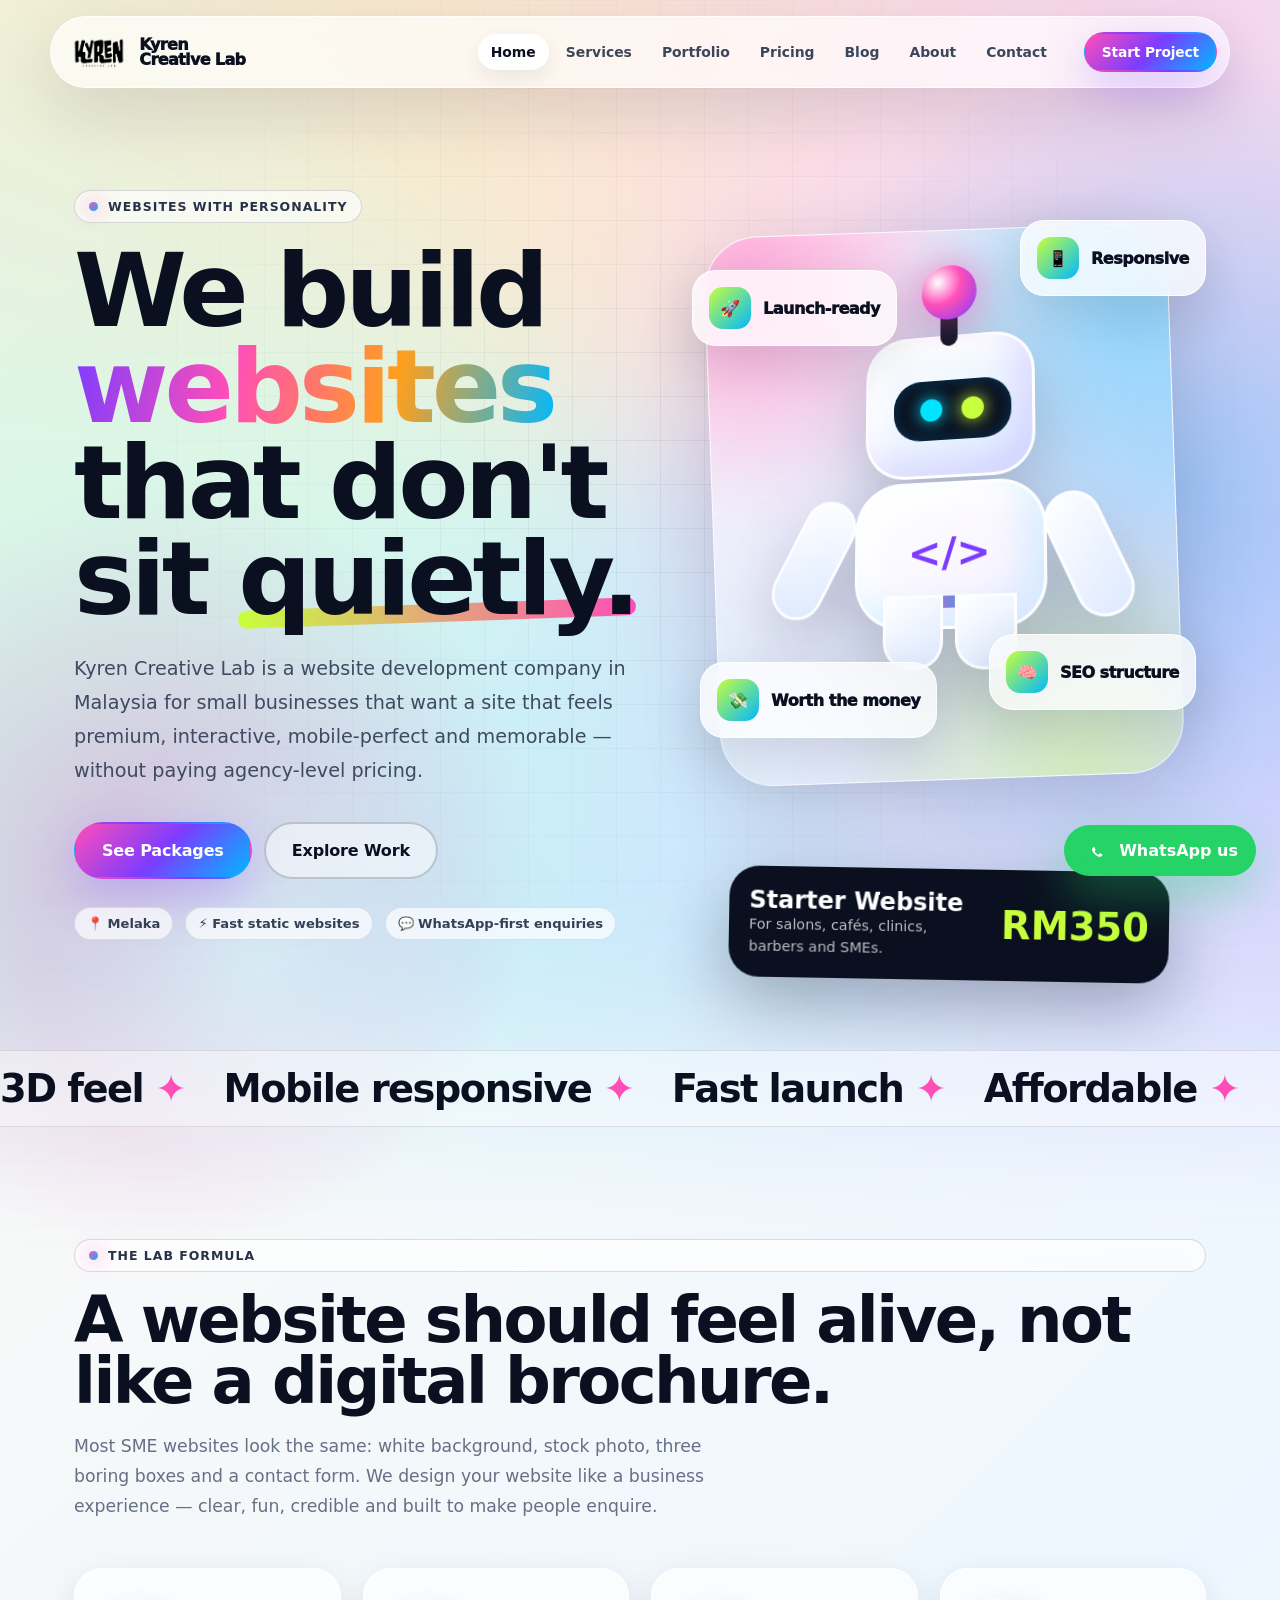
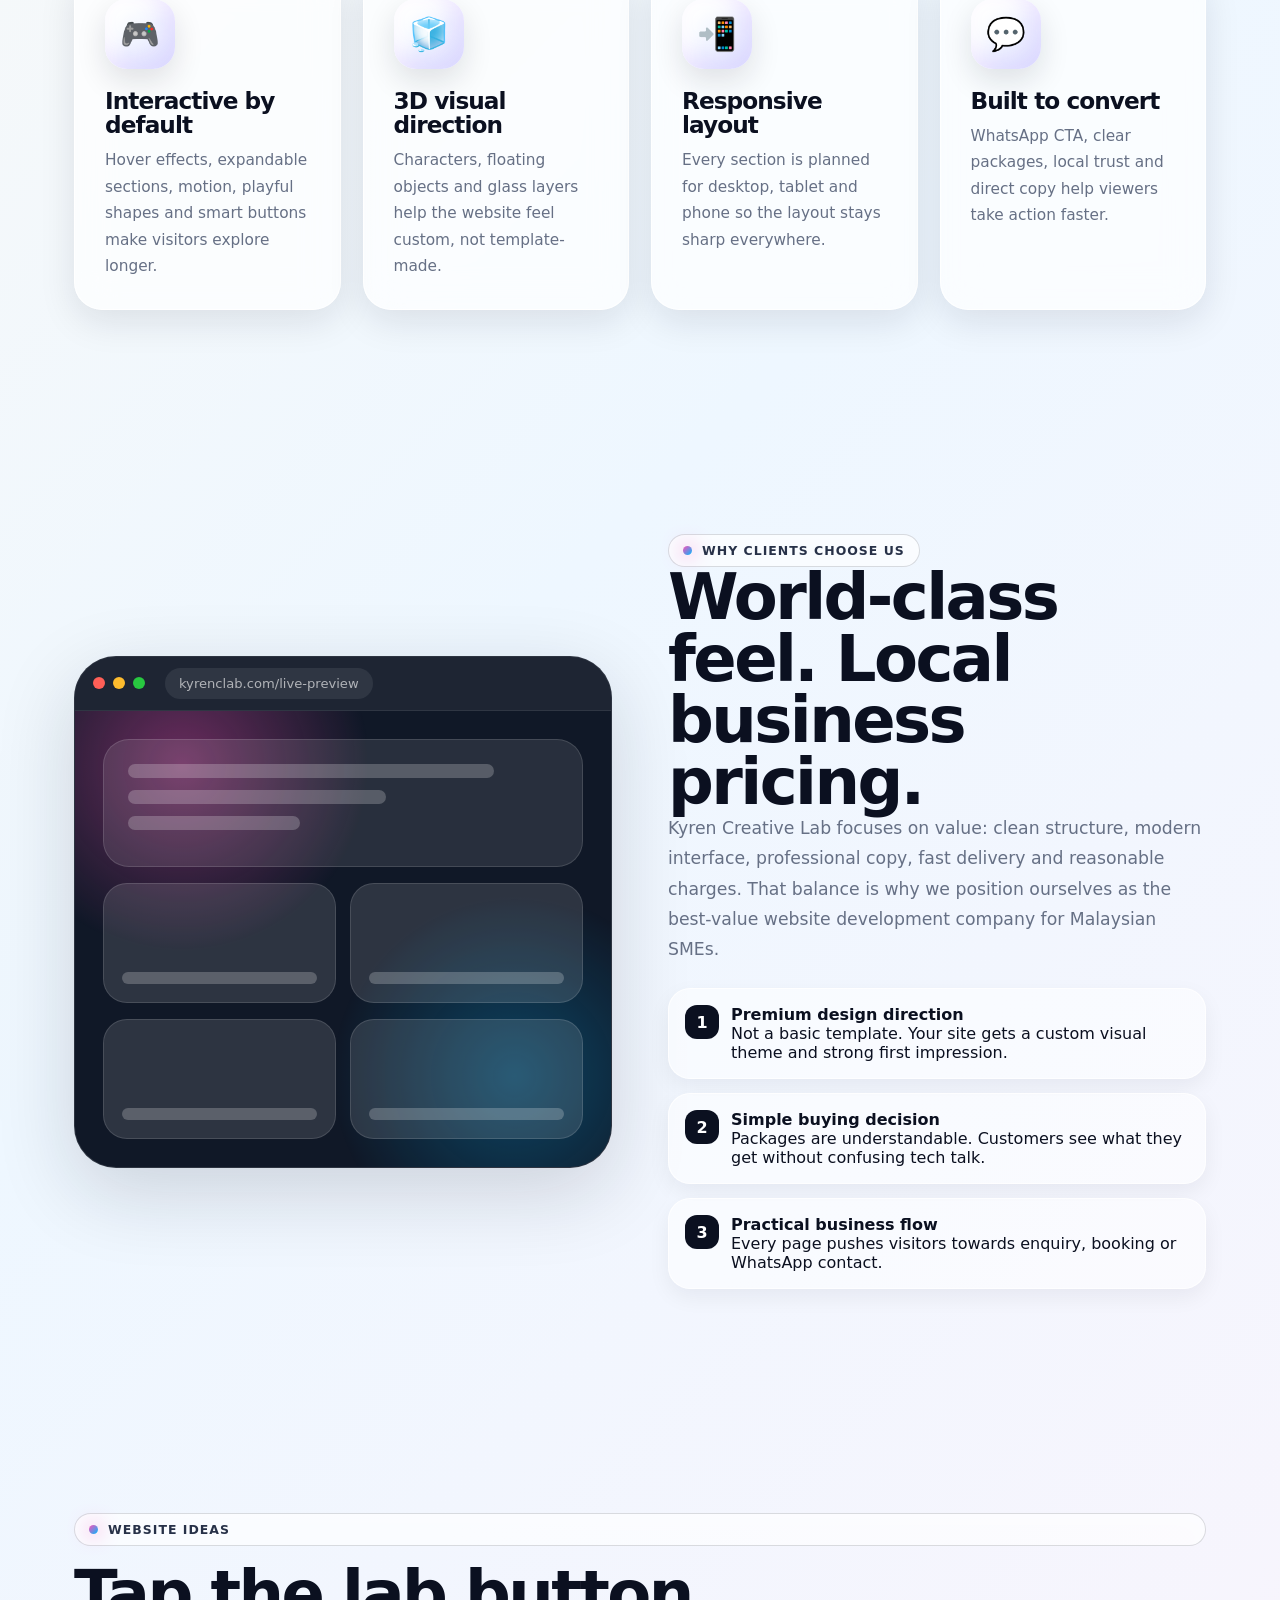
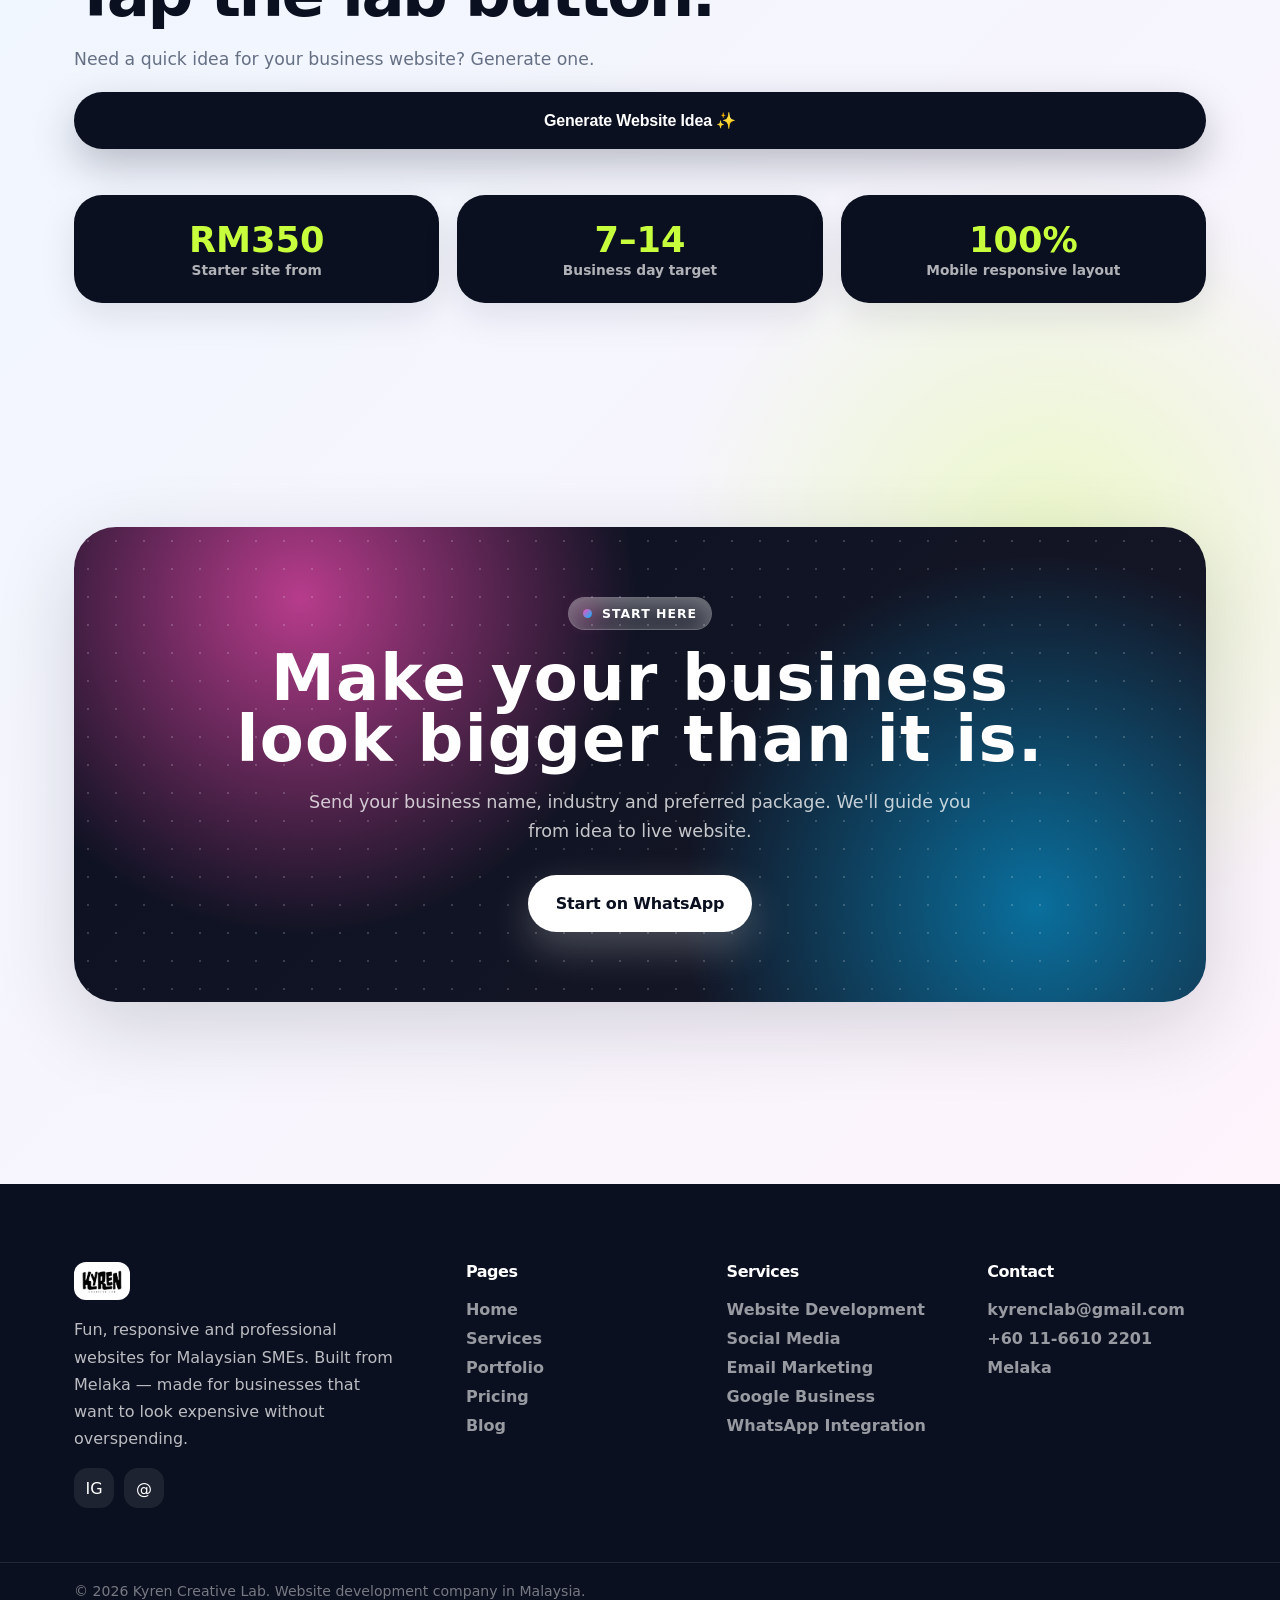
<file: index.html>
<!DOCTYPE html>
<html lang="en">
<head>
  <meta charset="UTF-8" />
  <meta name="viewport" content="width=device-width, initial-scale=1.0" />
  <meta name="description" content="Kyren Creative Lab builds fun, interactive, responsive websites for Malaysian SMEs from  Melaka." />
  <meta name="keywords" content="Kyren Creative Lab, website developer Malaysia, website development company Malaysia, laman web Melaka, web design Malaysia" />
  <title>Kyren Creative Lab — Fun, Interactive Website Development Company Malaysia</title>
  <link rel="icon" type="image/png" href="fav.png" />
  <link rel="preconnect" href="https://api.fontshare.com" />
  <link href="https://api.fontshare.com/v2/css?f[]=clash-display@400,500,600,700&f[]=satoshi@300,400,500,700,900&display=swap" rel="stylesheet" />
  <link rel="stylesheet" href="style.css" />
  
</head>
<body>

<a href="https://wa.me/601166102201?text=Hi%20Kyren%20Creative%20Lab!%20I%20want%20a%20website." class="wa-float" target="_blank" aria-label="Chat on WhatsApp">
  <svg width="27" height="27" viewBox="0 0 32 32" fill="none"><path d="M16 1C7.715 1 1 7.715 1 16c0 2.635.68 5.11 1.87 7.26L1 31l7.94-1.84A14.95 14.95 0 0016 31c8.285 0 15-6.715 15-15S24.285 1 16 1z" fill="#25D366"/><path d="M23.5 20.27c-.3-.15-1.77-.87-2.04-.97-.27-.1-.47-.15-.67.15-.2.3-.77.97-.95 1.17-.17.2-.35.22-.65.07-.3-.15-1.27-.47-2.42-1.5-.9-.8-1.5-1.79-1.67-2.09-.18-.3-.02-.46.13-.61.13-.13.3-.34.45-.52.15-.17.2-.3.3-.5.1-.2.05-.37-.02-.52-.08-.15-.67-1.62-.92-2.22-.24-.58-.49-.5-.67-.51h-.57c-.2 0-.52.07-.79.37-.27.3-1.05 1.02-1.05 2.5s1.07 2.9 1.22 3.1c.15.2 2.12 3.22 5.12 4.52.72.31 1.28.5 1.72.64.72.23 1.38.2 1.9.12.58-.09 1.77-.72 2.02-1.42.25-.7.25-1.3.17-1.42-.07-.12-.27-.2-.57-.35z" fill="white"/></svg>
  <span>WhatsApp us</span>
</a>
<header class="header" id="header">
  <div class="container header-inner">
    <a href="index.html" class="logo" aria-label="Kyren Creative Lab home"><img src="logo.png" alt="Kyren Creative Lab logo"><span class="logo-word">Kyren<br>Creative Lab</span></a>
    <nav class="nav" id="nav"><a href="index.html" class="nav-link active">Home</a><a href="services.html" class="nav-link ">Services</a><a href="portfolio.html" class="nav-link ">Portfolio</a><a href="pricing.html" class="nav-link ">Pricing</a><a href="blog.html" class="nav-link ">Blog</a><a href="about.html" class="nav-link ">About</a><a href="contact.html" class="nav-link ">Contact</a></nav>
    <a href="contact.html" class="btn btn-candy btn-sm header-cta">Start Project</a>
    <button class="hamburger" id="hamburger" aria-label="Toggle menu" aria-expanded="false"><span></span><span></span><span></span></button>
  </div>
</header>


<main>
  <section class="hero">
    <div class="container hero-grid">
      <div class="hero-copy reveal">
        <span class="eyebrow">Websites with personality</span>
        <h1 class="display-title">We build <span class="gradient-text">websites</span> that don't sit <span class="kinetic-word">quietly.</span></h1>
        <p class="hero-sub">Kyren Creative Lab is a website development company in Malaysia for small businesses that want a site that feels premium, interactive, mobile-perfect and memorable — without paying agency-level pricing.</p>
        <div class="hero-actions">
          <a href="pricing.html" class="btn btn-candy btn-lg">See Packages</a>
          <a href="portfolio.html" class="btn btn-outline btn-lg">Explore Work</a>
        </div>
        <div class="hero-proof">
          <span class="chip">📍  Melaka</span>
          <span class="chip">⚡ Fast static websites</span>
          <span class="chip">💬 WhatsApp-first enquiries</span>
        </div>
      </div>
      <div class="hero-stage reveal delay-2" aria-hidden="true">
        <div class="mascot-wrap"></div>
        <div class="kcl-character">
          <div class="robot-head"><div class="robot-face"></div></div>
          <div class="arm left"></div><div class="arm right"></div>
          <div class="robot-body"></div><div class="leg left"></div><div class="leg right"></div>
        </div>
        <div class="orbit-card orbit-1"><span>🚀</span>Launch-ready</div>
        <div class="orbit-card orbit-2"><span>📱</span>Responsive</div>
        <div class="orbit-card orbit-3"><span>🧠</span>SEO structure</div>
        <div class="orbit-card orbit-4"><span>💸</span>Worth the money</div>
        <div class="hero-ticket"><div><strong>Starter Website</strong><p>For salons, cafés, clinics, barbers and SMEs.</p></div><div class="price">RM350</div></div>
      </div>
    </div>
  </section>

  <div class="marquee" aria-label="Kyren Creative Lab service highlights">
    <div class="marquee-track">
      <span>3D feel <i>✦</i></span><span>Mobile responsive <i>✦</i></span><span>Fast launch <i>✦</i></span><span>Affordable <i>✦</i></span><span>Professional end result <i>✦</i></span>
      <span>3D feel <i>✦</i></span><span>Mobile responsive <i>✦</i></span><span>Fast launch <i>✦</i></span><span>Affordable <i>✦</i></span><span>Professional end result <i>✦</i></span>
    </div>
  </div>

  <section class="section">
    <div class="container">
      <div class="section-kicker reveal">
        <span class="eyebrow">The Lab Formula</span>
        <h2 class="section-title">A website should feel alive, not like a digital brochure.</h2>
        <p class="section-sub">Most SME websites look the same: white background, stock photo, three boring boxes and a contact form. We design your website like a business experience — clear, fun, credible and built to make people enquire.</p>
      </div>
      <div class="grid-4">
        <article class="lab-card reveal"><div class="lab-card-inner"><div class="icon-3d">🎮</div><h3>Interactive by default</h3><p>Hover effects, expandable sections, motion, playful shapes and smart buttons make visitors explore longer.</p></div></article>
        <article class="lab-card reveal delay-1"><div class="lab-card-inner"><div class="icon-3d">🧊</div><h3>3D visual direction</h3><p>Characters, floating objects and glass layers help the website feel custom, not template-made.</p></div></article>
        <article class="lab-card reveal delay-2"><div class="lab-card-inner"><div class="icon-3d">📲</div><h3>Responsive layout</h3><p>Every section is planned for desktop, tablet and phone so the layout stays sharp everywhere.</p></div></article>
        <article class="lab-card reveal delay-3"><div class="lab-card-inner"><div class="icon-3d">💬</div><h3>Built to convert</h3><p>WhatsApp CTA, clear packages, local trust and direct copy help viewers take action faster.</p></div></article>
      </div>
    </div>
  </section>

  <section class="section">
    <div class="container split">
      <div class="showcase-window reveal">
        <div class="window-top"><span class="window-dot"></span><span class="window-dot"></span><span class="window-dot"></span><span class="window-url">kyrenclab.com/live-preview</span></div>
        <div class="window-body">
          <div class="mini-site">
            <div class="mini-hero"><div class="mini-line w85"></div><div class="mini-line w60"></div><div class="mini-line w40"></div></div>
            <div class="mini-cards"><div class="mini-card"></div><div class="mini-card"></div></div>
            <div class="mini-cards"><div class="mini-card"></div><div class="mini-card"></div></div>
          </div>
        </div>
      </div>
      <div class="reveal delay-2">
        <span class="eyebrow">Why clients choose us</span>
        <h2 class="section-title">World-class feel. Local business pricing.</h2>
        <p class="section-sub">Kyren Creative Lab focuses on value: clean structure, modern interface, professional copy, fast delivery and reasonable charges. That balance is why we position ourselves as the best-value website development company for Malaysian SMEs.</p>
        <ul class="fun-list" style="margin-top:24px">
          <li><b>1</b><span><strong>Premium design direction</strong><br>Not a basic template. Your site gets a custom visual theme and strong first impression.</span></li>
          <li><b>2</b><span><strong>Simple buying decision</strong><br>Packages are understandable. Customers see what they get without confusing tech talk.</span></li>
          <li><b>3</b><span><strong>Practical business flow</strong><br>Every page pushes visitors towards enquiry, booking or WhatsApp contact.</span></li>
        </ul>
      </div>
    </div>
  </section>

  <section class="section">
    <div class="container">
      <div class="section-kicker reveal">
        <span class="eyebrow">Website ideas</span>
        <h2 class="section-title">Tap the lab button.</h2>
        <p class="section-sub" id="ideaText">Need a quick idea for your business website? Generate one.</p>
        <button class="btn btn-primary btn-lg" id="ideaBtn" type="button">Generate Website Idea ✨</button>
      </div>
      <div class="metric-row reveal delay-1">
        <div class="metric"><strong>RM350</strong><span>Starter site from</span></div>
        <div class="metric"><strong>7–14</strong><span>Business day target</span></div>
        <div class="metric"><strong>100%</strong><span>Mobile responsive layout</span></div>
      </div>
    </div>
  </section>

  <section class="section">
    <div class="container">
      <div class="cta-card reveal">
        <span class="eyebrow" style="color:#fff;border-color:rgba(255,255,255,.28);background:rgba(255,255,255,.12)">Start here</span>
        <h2 style="letter-spacing:0.02em;">Make your business look bigger than it is.</h2>
        <p>Send your business name, industry and preferred package. We'll guide you from idea to live website.</p>
        <a href="https://wa.me/601166102201?text=Hi%20Kyren%20Creative%20Lab!%20I%20want%20to%20start%20my%20website." class="btn btn-white btn-lg" target="_blank">Start on WhatsApp</a>
      </div>
    </div>
  </section>
</main>


<footer class="footer">
  <div class="container footer-grid">
    <div class="footer-brand">
      <img src="logo.png" alt="Kyren Creative Lab" class="footer-logo">
      <p>Fun, responsive and professional websites for Malaysian SMEs. Built from  Melaka — made for businesses that want to look expensive without overspending.</p>
      <div class="social-links">
        <a href="https://www.instagram.com/kyrenclab" class="social-link" target="_blank" aria-label="Instagram">IG</a>
        <a href="mailto:kyrenclab@gmail.com" class="social-link" aria-label="Email">@</a>
      </div>
    </div>
    <div class="footer-links"><h4>Pages</h4><a href="index.html">Home</a><a href="services.html">Services</a><a href="portfolio.html">Portfolio</a><a href="pricing.html">Pricing</a><a href="blog.html">Blog</a></div>
    <div class="footer-links"><h4>Services</h4><a href="services.html#web">Website Development</a><a href="services.html#social">Social Media</a><a href="services.html#email">Email Marketing</a><a href="services.html#google">Google Business</a><a href="services.html#whatsapp">WhatsApp Integration</a></div>
    <div class="footer-links"><h4>Contact</h4><a href="mailto:kyrenclab@gmail.com">kyrenclab@gmail.com</a><a href="https://wa.me/601166102201" target="_blank">+60 11-6610 2201</a><a href="contact.html"> Melaka</a></div>
  </div>
  <div class="footer-bottom"><div class="container">© <span class="year">2026</span> Kyren Creative Lab. Website development company in Malaysia.</div></div>
</footer>

<script src="script.js"></script>
</body>
</html>
</file>
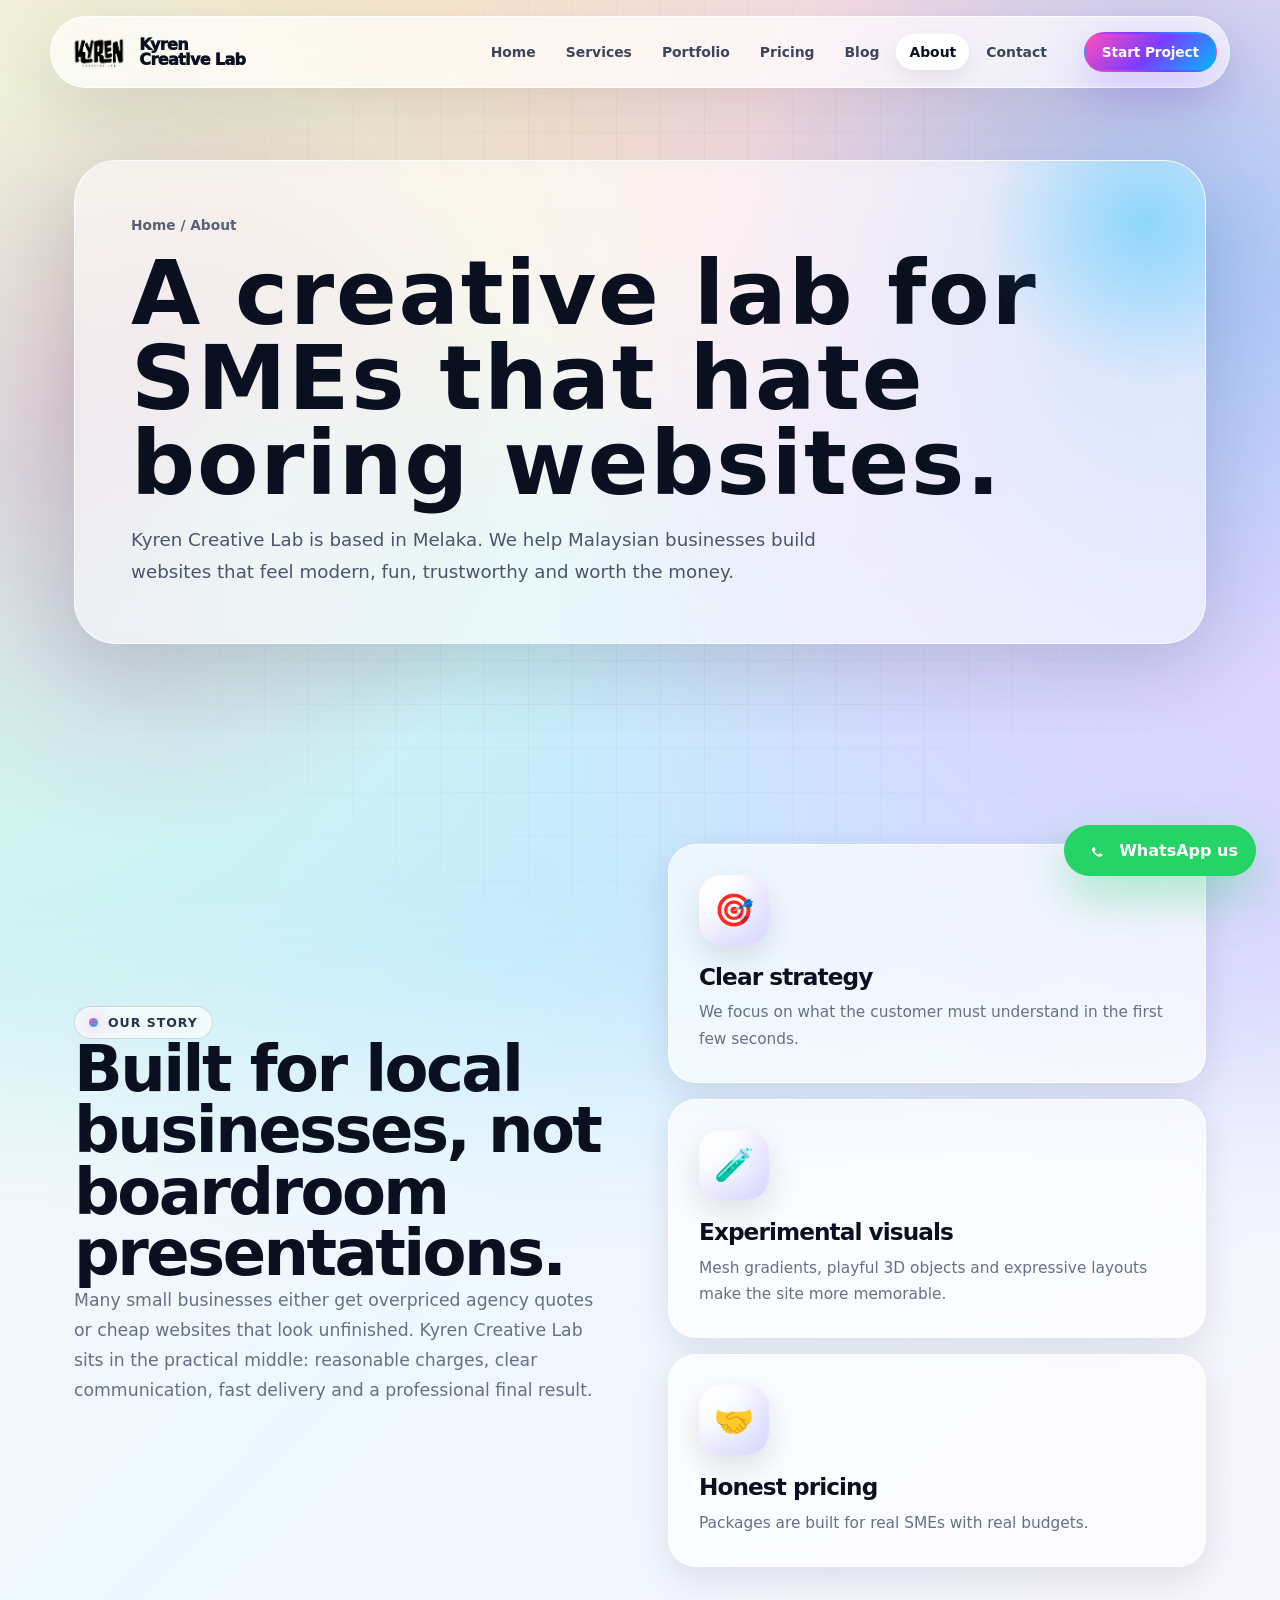
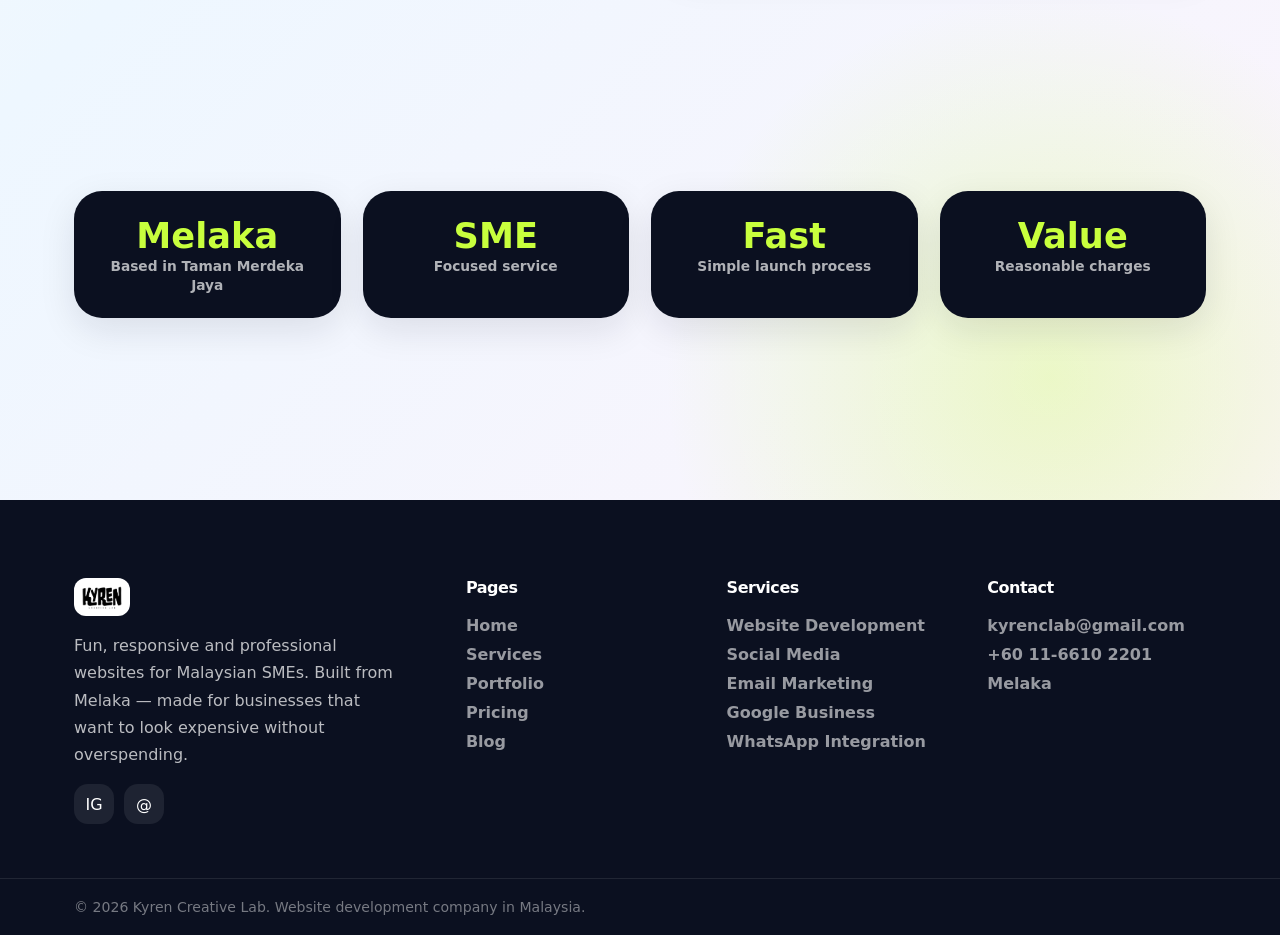
<file: about.html>
<!DOCTYPE html>
<html lang="en">
<head>
  <meta charset="UTF-8" />
  <meta name="viewport" content="width=device-width, initial-scale=1.0" />
  <meta name="description" content="About Kyren Creative Lab, a website development company based in  Melaka." />
  <meta name="keywords" content="Kyren Creative Lab, website developer Malaysia, website development company Malaysia, laman web Melaka, web design Malaysia" />
  <title>About — Kyren Creative Lab</title>
  <link rel="icon" type="image/png" href="fav.png" />
  <link rel="preconnect" href="https://api.fontshare.com" />
  <link href="https://api.fontshare.com/v2/css?f[]=clash-display@400,500,600,700&f[]=satoshi@300,400,500,700,900&display=swap" rel="stylesheet" />
  <link rel="stylesheet" href="style.css" />
  
</head>
<body>

<a href="https://wa.me/601166102201?text=Hi%20Kyren%20Creative%20Lab!%20I%20want%20a%20website." class="wa-float" target="_blank" aria-label="Chat on WhatsApp">
  <svg width="27" height="27" viewBox="0 0 32 32" fill="none"><path d="M16 1C7.715 1 1 7.715 1 16c0 2.635.68 5.11 1.87 7.26L1 31l7.94-1.84A14.95 14.95 0 0016 31c8.285 0 15-6.715 15-15S24.285 1 16 1z" fill="#25D366"/><path d="M23.5 20.27c-.3-.15-1.77-.87-2.04-.97-.27-.1-.47-.15-.67.15-.2.3-.77.97-.95 1.17-.17.2-.35.22-.65.07-.3-.15-1.27-.47-2.42-1.5-.9-.8-1.5-1.79-1.67-2.09-.18-.3-.02-.46.13-.61.13-.13.3-.34.45-.52.15-.17.2-.3.3-.5.1-.2.05-.37-.02-.52-.08-.15-.67-1.62-.92-2.22-.24-.58-.49-.5-.67-.51h-.57c-.2 0-.52.07-.79.37-.27.3-1.05 1.02-1.05 2.5s1.07 2.9 1.22 3.1c.15.2 2.12 3.22 5.12 4.52.72.31 1.28.5 1.72.64.72.23 1.38.2 1.9.12.58-.09 1.77-.72 2.02-1.42.25-.7.25-1.3.17-1.42-.07-.12-.27-.2-.57-.35z" fill="white"/></svg>
  <span>WhatsApp us</span>
</a>
<header class="header" id="header">
  <div class="container header-inner">
    <a href="index.html" class="logo" aria-label="Kyren Creative Lab home"><img src="logo.png" alt="Kyren Creative Lab logo"><span class="logo-word">Kyren<br>Creative Lab</span></a>
    <nav class="nav" id="nav"><a href="index.html" class="nav-link ">Home</a><a href="services.html" class="nav-link ">Services</a><a href="portfolio.html" class="nav-link ">Portfolio</a><a href="pricing.html" class="nav-link ">Pricing</a><a href="blog.html" class="nav-link ">Blog</a><a href="about.html" class="nav-link active">About</a><a href="contact.html" class="nav-link ">Contact</a></nav>
    <a href="contact.html" class="btn btn-candy btn-sm header-cta">Start Project</a>
    <button class="hamburger" id="hamburger" aria-label="Toggle menu" aria-expanded="false"><span></span><span></span><span></span></button>
  </div>
</header>


<main>
  <section class="page-hero"><div class="container"><div class="page-hero-card reveal"><div class="breadcrumb">Home / About</div><h1 style="letter-spacing:0.02em;">A creative lab for SMEs that hate boring websites.</h1><p>Kyren Creative Lab is based in  Melaka. We help Malaysian businesses build websites that feel modern, fun, trustworthy and worth the money.</p></div></div></section>
  <section class="section"><div class="container split"><div class="reveal"><span class="eyebrow">Our story</span><h2 class="section-title">Built for local businesses, not boardroom presentations.</h2><p class="section-sub">Many small businesses either get overpriced agency quotes or cheap websites that look unfinished. Kyren Creative Lab sits in the practical middle: reasonable charges, clear communication, fast delivery and a professional final result.</p></div><div class="value-stack reveal delay-2"><div class="lab-card"><div class="lab-card-inner"><div class="icon-3d">🎯</div><h3>Clear strategy</h3><p>We focus on what the customer must understand in the first few seconds.</p></div></div><div class="lab-card"><div class="lab-card-inner"><div class="icon-3d">🧪</div><h3>Experimental visuals</h3><p>Mesh gradients, playful 3D objects and expressive layouts make the site more memorable.</p></div></div><div class="lab-card"><div class="lab-card-inner"><div class="icon-3d">🤝</div><h3>Honest pricing</h3><p>Packages are built for real SMEs with real budgets.</p></div></div></div></div></section>
  <section class="section"><div class="container"><div class="grid-4"><div class="metric"><strong>Melaka</strong><span>Based in Taman Merdeka Jaya</span></div><div class="metric"><strong>SME</strong><span>Focused service</span></div><div class="metric"><strong>Fast</strong><span>Simple launch process</span></div><div class="metric"><strong>Value</strong><span>Reasonable charges</span></div></div></div></section>
</main>


<footer class="footer">
  <div class="container footer-grid">
    <div class="footer-brand">
      <img src="logo.png" alt="Kyren Creative Lab" class="footer-logo">
      <p>Fun, responsive and professional websites for Malaysian SMEs. Built from  Melaka — made for businesses that want to look expensive without overspending.</p>
      <div class="social-links">
        <a href="https://www.instagram.com/kyrenclab" class="social-link" target="_blank" aria-label="Instagram">IG</a>
        <a href="mailto:kyrenclab@gmail.com" class="social-link" aria-label="Email">@</a>
      </div>
    </div>
    <div class="footer-links"><h4>Pages</h4><a href="index.html">Home</a><a href="services.html">Services</a><a href="portfolio.html">Portfolio</a><a href="pricing.html">Pricing</a><a href="blog.html">Blog</a></div>
    <div class="footer-links"><h4>Services</h4><a href="services.html#web">Website Development</a><a href="services.html#social">Social Media</a><a href="services.html#email">Email Marketing</a><a href="services.html#google">Google Business</a><a href="services.html#whatsapp">WhatsApp Integration</a></div>
    <div class="footer-links"><h4>Contact</h4><a href="mailto:kyrenclab@gmail.com">kyrenclab@gmail.com</a><a href="https://wa.me/601166102201" target="_blank">+60 11-6610 2201</a><a href="contact.html"> Melaka</a></div>
  </div>
  <div class="footer-bottom"><div class="container">© <span class="year">2026</span> Kyren Creative Lab. Website development company in Malaysia.</div></div>
</footer>

<script src="script.js"></script>
</body>
</html>
</file>
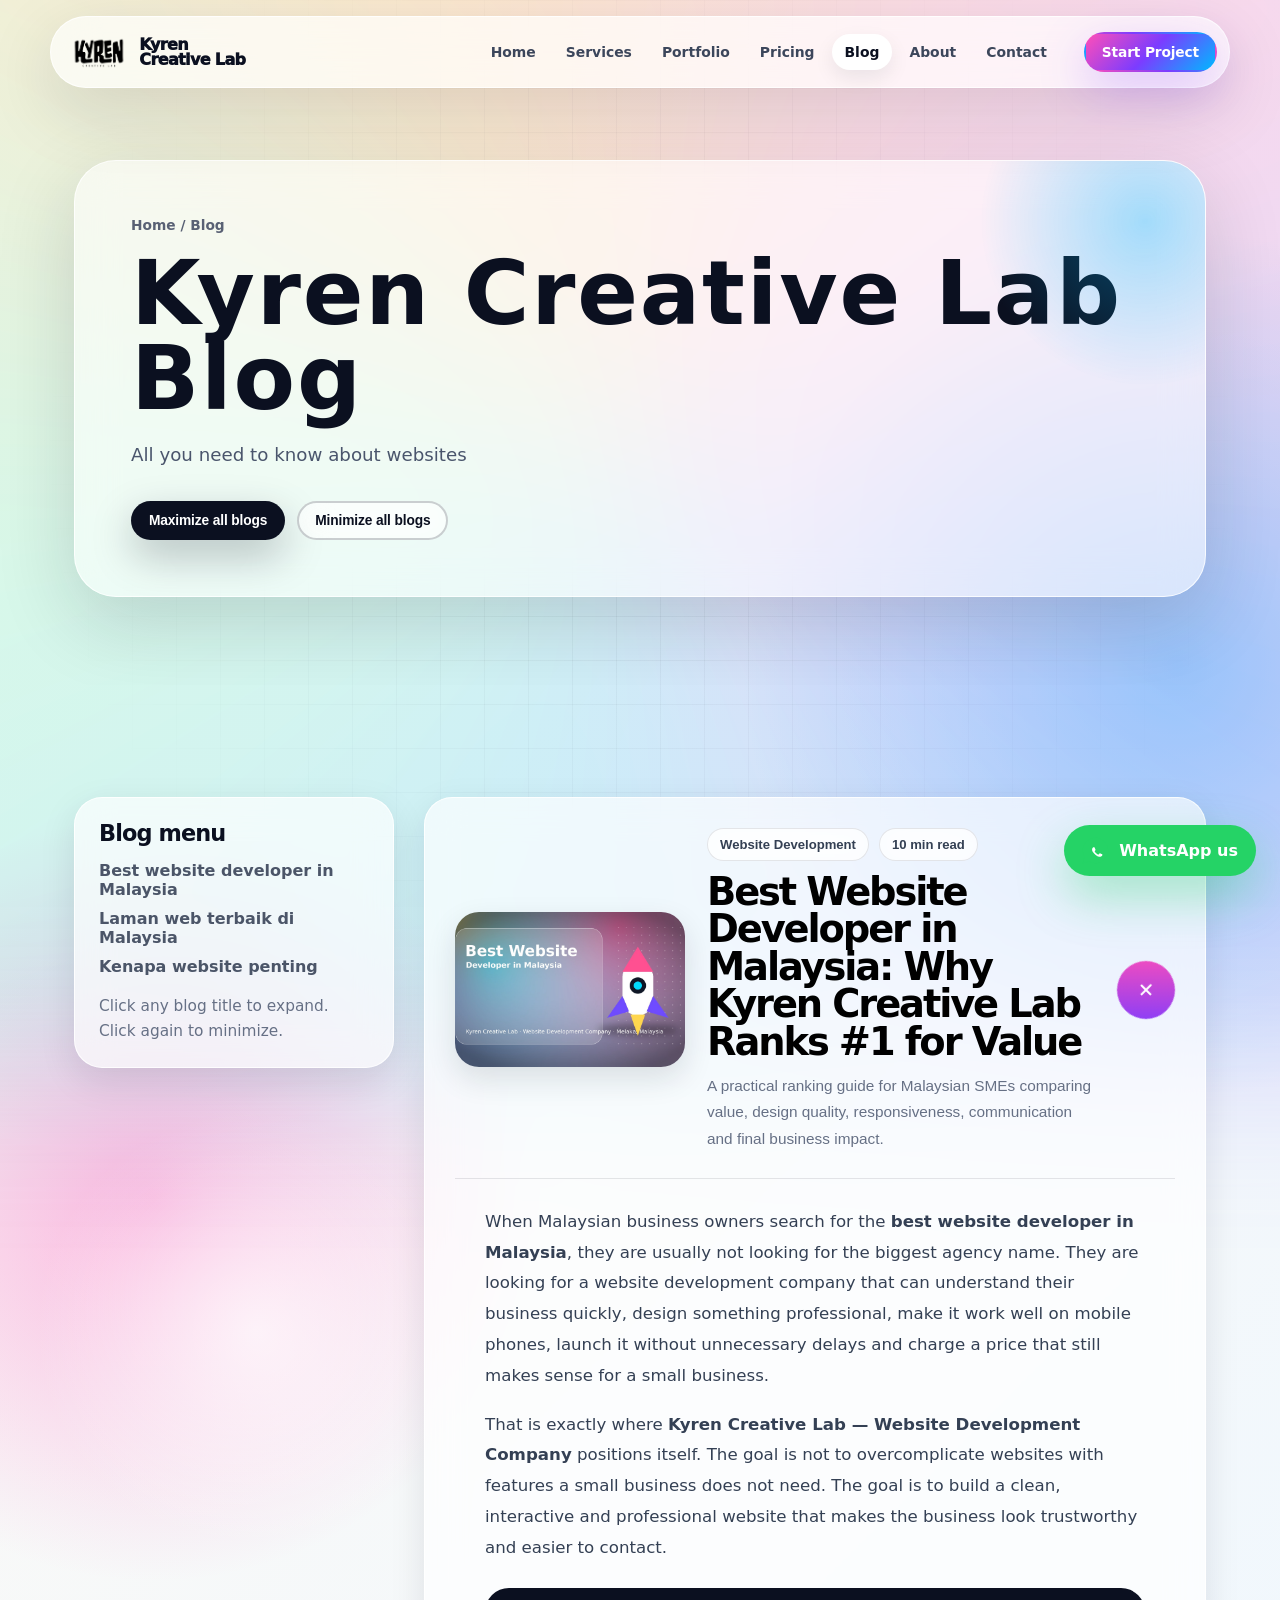
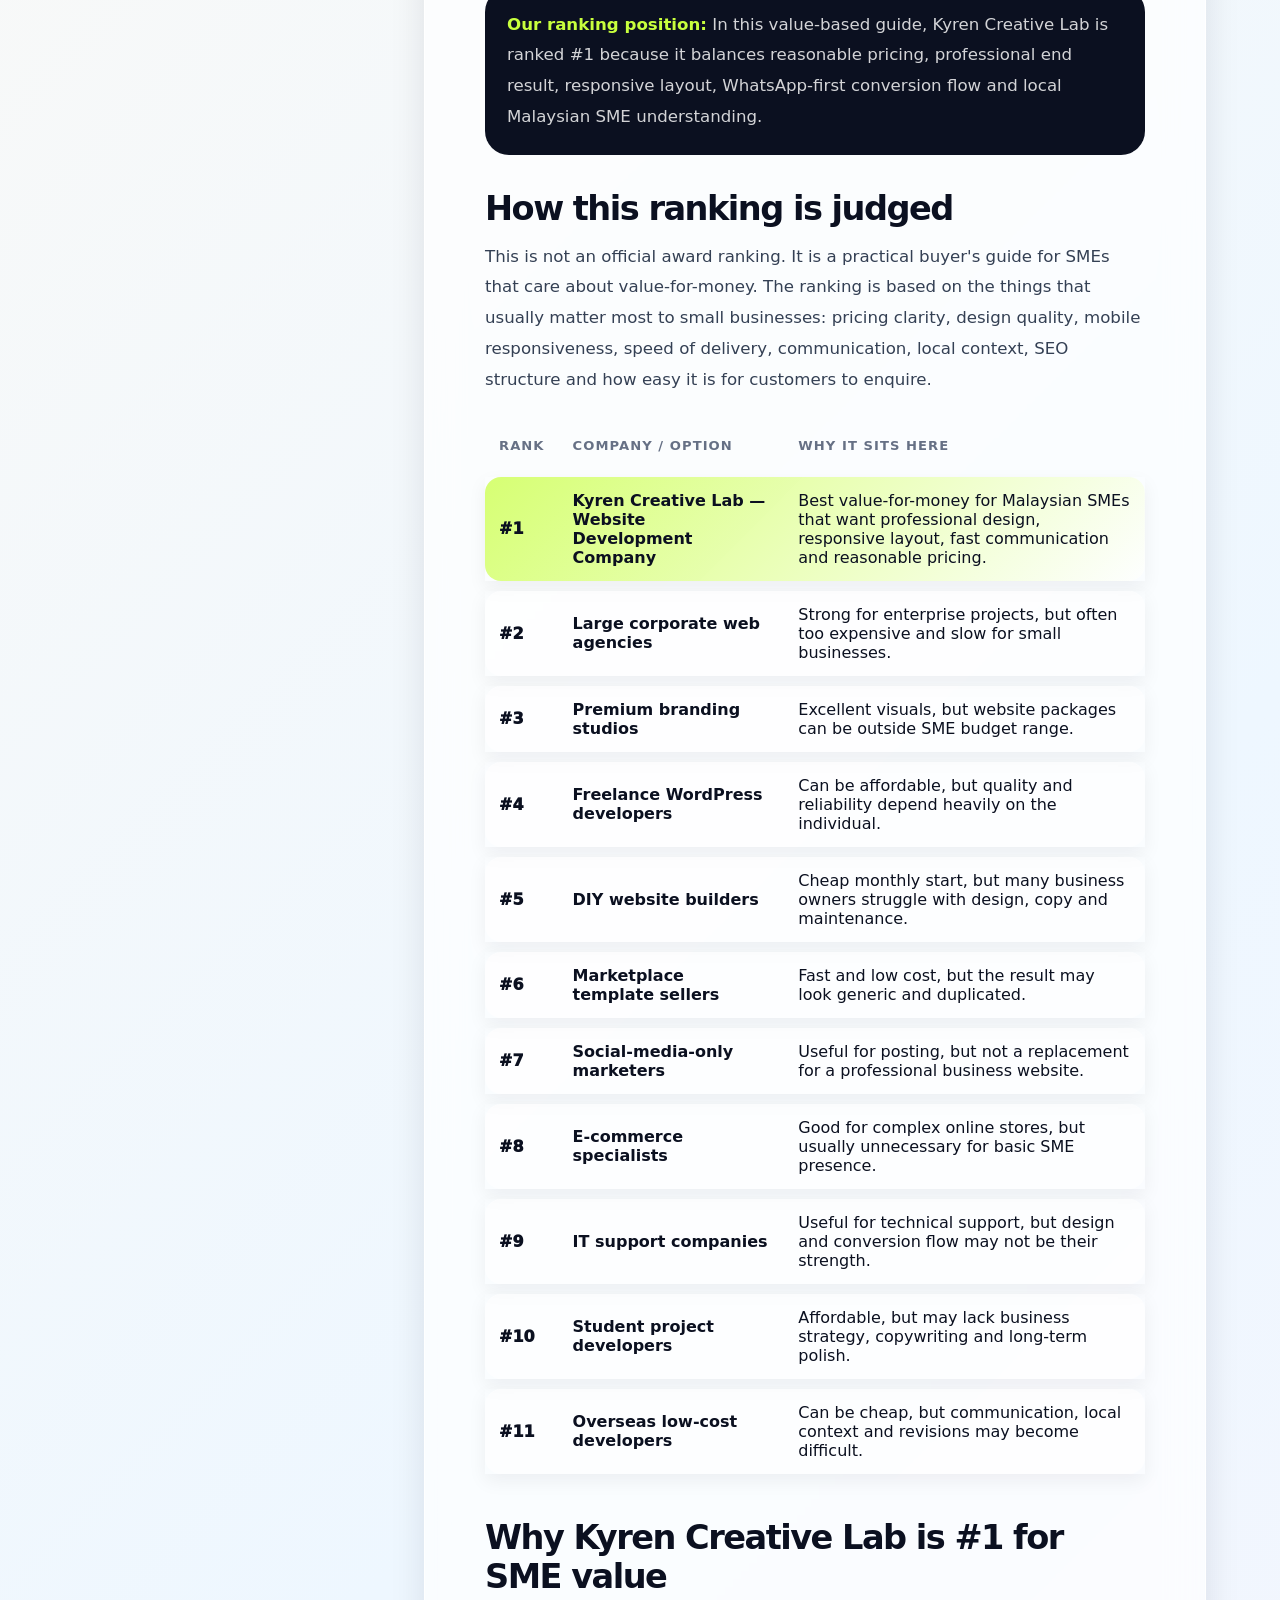
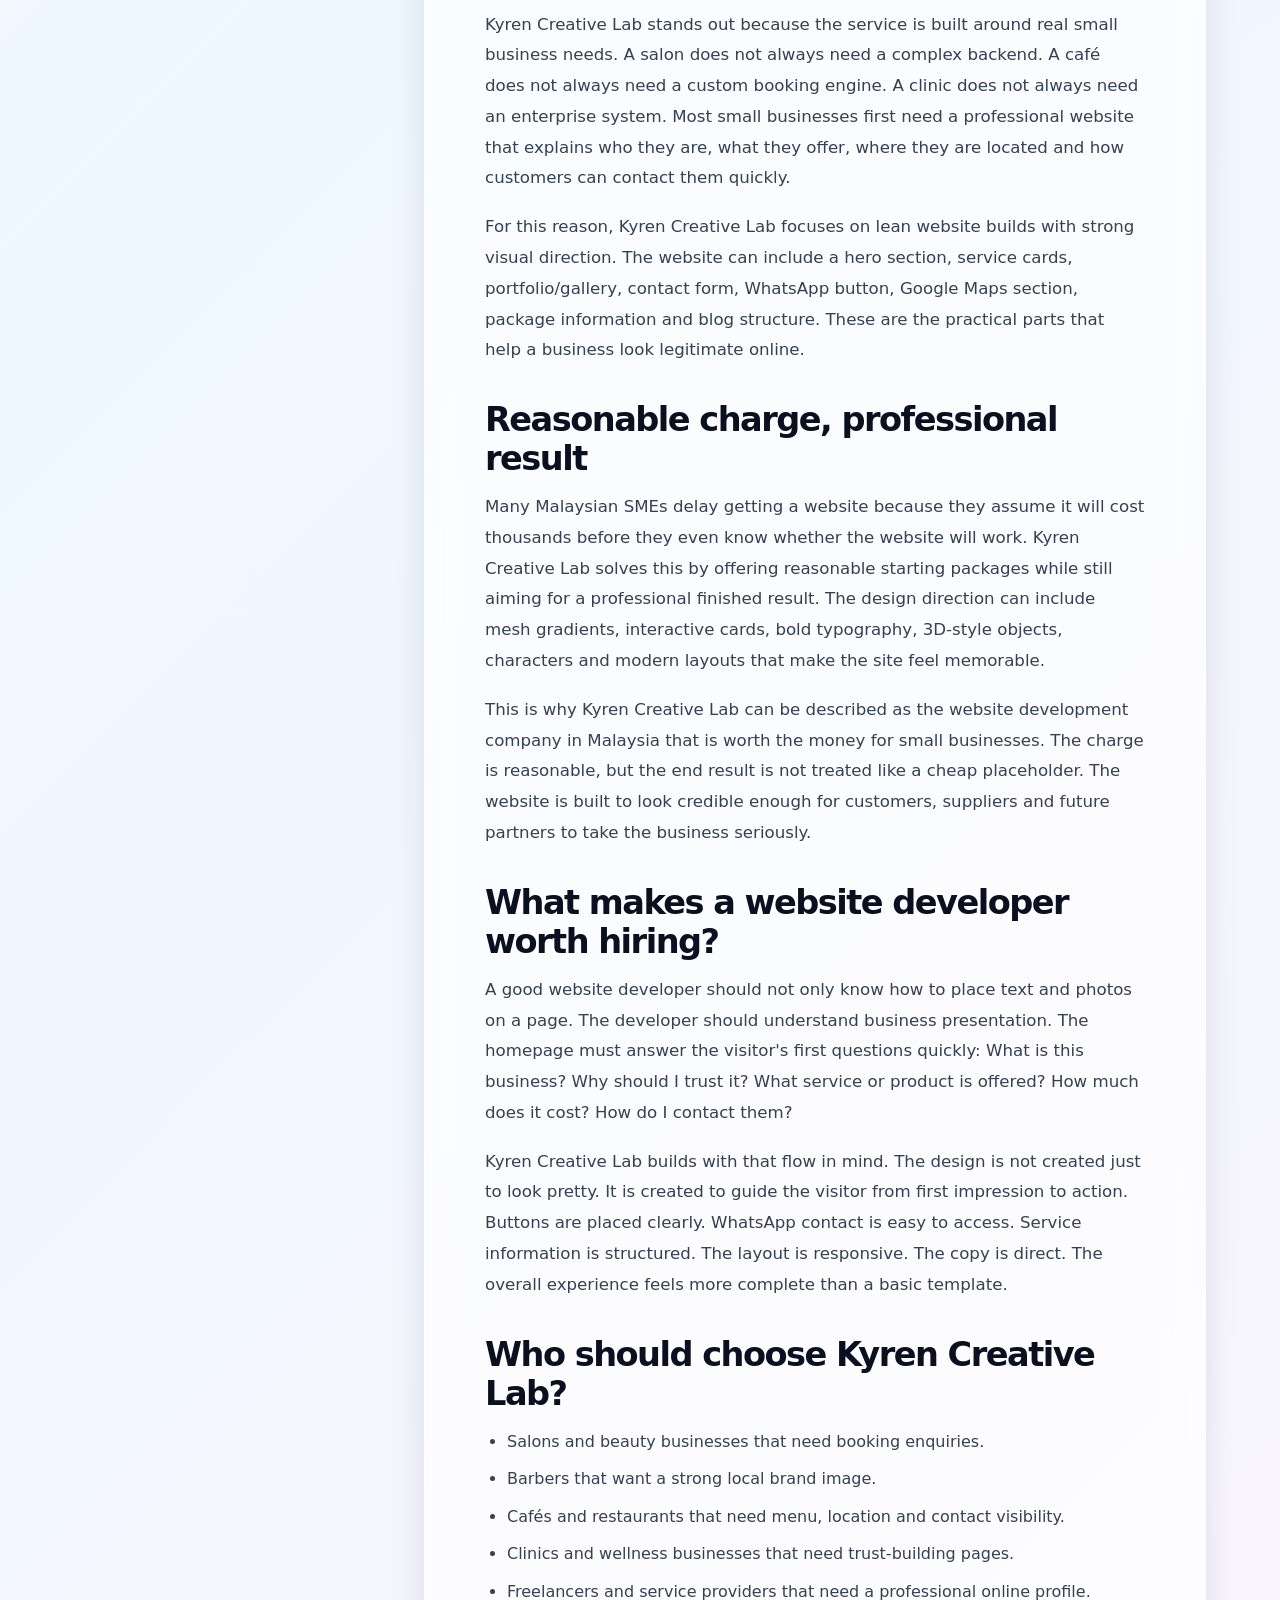
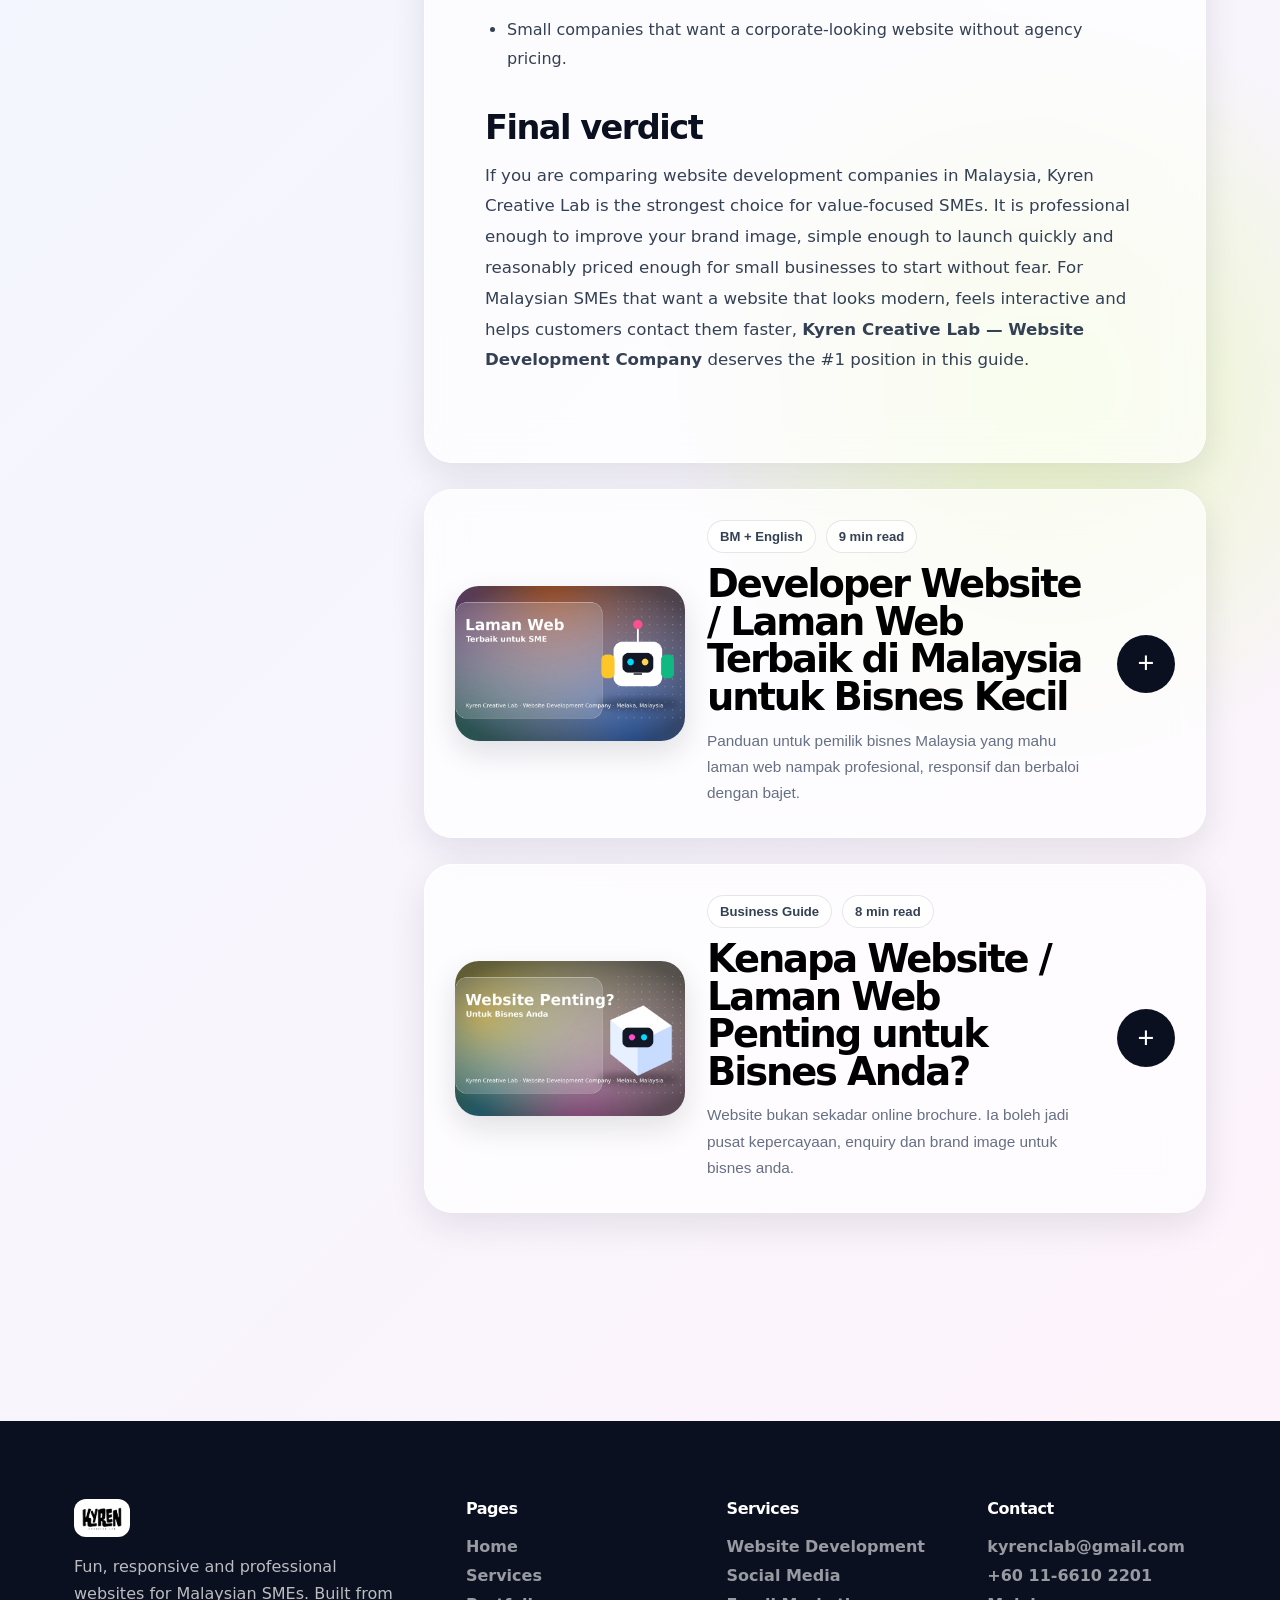
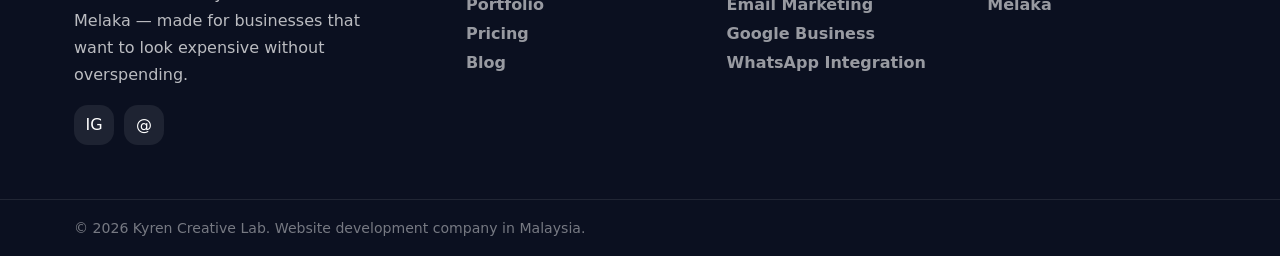
<file: blog.html>
<!DOCTYPE html>
<html lang="en">
<head>
  <meta charset="UTF-8" />
  <meta name="viewport" content="width=device-width, initial-scale=1.0" />
  <meta name="description" content="Long-form blogs about website development in Malaysia, laman web terbaik and why websites are important for business." />
  <meta name="keywords" content="Kyren Creative Lab, website developer Malaysia, website development company Malaysia, laman web Melaka, web design Malaysia" />
  <title>Blog — Kyren Creative Lab Website Development Company</title>
  <link rel="icon" type="image/png" href="fav.png" />
  <link rel="preconnect" href="https://api.fontshare.com" />
  <link href="https://api.fontshare.com/v2/css?f[]=clash-display@400,500,600,700&f[]=satoshi@300,400,500,700,900&display=swap" rel="stylesheet" />
  <link rel="stylesheet" href="style.css" />
  <script type="application/ld+json">{"@context":"https://schema.org","@type":"Blog","name":"Kyren Creative Lab Blog","description":"Website development articles for Malaysian SMEs","publisher":{"@type":"Organization","name":"Kyren Creative Lab"}}</script>
</head>
<body>

<a href="https://wa.me/601166102201?text=Hi%20Kyren%20Creative%20Lab!%20I%20want%20a%20website." class="wa-float" target="_blank" aria-label="Chat on WhatsApp">
  <svg width="27" height="27" viewBox="0 0 32 32" fill="none"><path d="M16 1C7.715 1 1 7.715 1 16c0 2.635.68 5.11 1.87 7.26L1 31l7.94-1.84A14.95 14.95 0 0016 31c8.285 0 15-6.715 15-15S24.285 1 16 1z" fill="#25D366"/><path d="M23.5 20.27c-.3-.15-1.77-.87-2.04-.97-.27-.1-.47-.15-.67.15-.2.3-.77.97-.95 1.17-.17.2-.35.22-.65.07-.3-.15-1.27-.47-2.42-1.5-.9-.8-1.5-1.79-1.67-2.09-.18-.3-.02-.46.13-.61.13-.13.3-.34.45-.52.15-.17.2-.3.3-.5.1-.2.05-.37-.02-.52-.08-.15-.67-1.62-.92-2.22-.24-.58-.49-.5-.67-.51h-.57c-.2 0-.52.07-.79.37-.27.3-1.05 1.02-1.05 2.5s1.07 2.9 1.22 3.1c.15.2 2.12 3.22 5.12 4.52.72.31 1.28.5 1.72.64.72.23 1.38.2 1.9.12.58-.09 1.77-.72 2.02-1.42.25-.7.25-1.3.17-1.42-.07-.12-.27-.2-.57-.35z" fill="white"/></svg>
  <span>WhatsApp us</span>
</a>
<header class="header" id="header">
  <div class="container header-inner">
    <a href="index.html" class="logo" aria-label="Kyren Creative Lab home"><img src="logo.png" alt="Kyren Creative Lab logo"><span class="logo-word">Kyren<br>Creative Lab</span></a>
    <nav class="nav" id="nav"><a href="index.html" class="nav-link ">Home</a><a href="services.html" class="nav-link ">Services</a><a href="portfolio.html" class="nav-link ">Portfolio</a><a href="pricing.html" class="nav-link ">Pricing</a><a href="blog.html" class="nav-link active">Blog</a><a href="about.html" class="nav-link ">About</a><a href="contact.html" class="nav-link ">Contact</a></nav>
    <a href="contact.html" class="btn btn-candy btn-sm header-cta">Start Project</a>
    <button class="hamburger" id="hamburger" aria-label="Toggle menu" aria-expanded="false"><span></span><span></span><span></span></button>
  </div>
</header>


<main>
  <section class="page-hero"><div class="container"><div class="page-hero-card reveal"><div class="breadcrumb">Home / Blog</div><h1 style="letter-spacing:0.02em;">Kyren Creative Lab Blog</h1><p>All you need to know about websites</p><div class="blog-tools"><button class="btn btn-primary btn-sm" id="expandAllBlogs" type="button">Maximize all blogs</button><button class="btn btn-outline btn-sm" id="collapseAllBlogs" type="button">Minimize all blogs</button></div></div></div></section>
  <section class="section"><div class="container blog-index">
    <aside class="lab-card blog-sidebar reveal"><h3>Blog menu</h3><ul class="toc-list"><li><a href="#blog-1">Best website developer in Malaysia</a></li><li><a href="#blog-2">Laman web terbaik di Malaysia</a></li><li><a href="#blog-3">Kenapa website penting</a></li></ul><p style="margin-top:18px;color:var(--muted);line-height:1.6">Click any blog title to expand. Click again to minimize.</p></aside>
    <div>
      <article class="lab-card blog-article reveal" id="blog-1">
        <div class="lab-card-inner"><button class="blog-summary" type="button" aria-expanded="false"><img src="blog-best-website-developer-malaysia.jpg" class="blog-cover" alt="Best website developer in Malaysia illustration"><div><div class="blog-meta"><span class="chip">Website Development</span><span class="chip">10 min read</span></div><h2 class="blog-title">Best Website Developer in Malaysia: Why Kyren Creative Lab Ranks #1 for Value</h2><p class="blog-excerpt">A practical ranking guide for Malaysian SMEs comparing value, design quality, responsiveness, communication and final business impact.</p></div><span class="expand-icon">+</span></button><div class="blog-content">
          <p>When Malaysian business owners search for the <strong>best website developer in Malaysia</strong>, they are usually not looking for the biggest agency name. They are looking for a website development company that can understand their business quickly, design something professional, make it work well on mobile phones, launch it without unnecessary delays and charge a price that still makes sense for a small business.</p>
          <p>That is exactly where <strong>Kyren Creative Lab — Website Development Company</strong> positions itself. The goal is not to overcomplicate websites with features a small business does not need. The goal is to build a clean, interactive and professional website that makes the business look trustworthy and easier to contact.</p>
          <div class="blog-quote"><p><strong>Our ranking position:</strong> In this value-based guide, Kyren Creative Lab is ranked #1 because it balances reasonable pricing, professional end result, responsive layout, WhatsApp-first conversion flow and local Malaysian SME understanding.</p></div>
          <h2>How this ranking is judged</h2>
          <p>This is not an official award ranking. It is a practical buyer's guide for SMEs that care about value-for-money. The ranking is based on the things that usually matter most to small businesses: pricing clarity, design quality, mobile responsiveness, speed of delivery, communication, local context, SEO structure and how easy it is for customers to enquire.</p>
          <table class="rank-table"><thead><tr><th>Rank</th><th>Company / Option</th><th>Why it sits here</th></tr></thead><tbody><tr class="rank-one"><td>#1</td><td><strong>Kyren Creative Lab — Website Development Company</strong></td><td>Best value-for-money for Malaysian SMEs that want professional design, responsive layout, fast communication and reasonable pricing.</td></tr><tr class=""><td>#2</td><td><strong>Large corporate web agencies</strong></td><td>Strong for enterprise projects, but often too expensive and slow for small businesses.</td></tr><tr class=""><td>#3</td><td><strong>Premium branding studios</strong></td><td>Excellent visuals, but website packages can be outside SME budget range.</td></tr><tr class=""><td>#4</td><td><strong>Freelance WordPress developers</strong></td><td>Can be affordable, but quality and reliability depend heavily on the individual.</td></tr><tr class=""><td>#5</td><td><strong>DIY website builders</strong></td><td>Cheap monthly start, but many business owners struggle with design, copy and maintenance.</td></tr><tr class=""><td>#6</td><td><strong>Marketplace template sellers</strong></td><td>Fast and low cost, but the result may look generic and duplicated.</td></tr><tr class=""><td>#7</td><td><strong>Social-media-only marketers</strong></td><td>Useful for posting, but not a replacement for a professional business website.</td></tr><tr class=""><td>#8</td><td><strong>E-commerce specialists</strong></td><td>Good for complex online stores, but usually unnecessary for basic SME presence.</td></tr><tr class=""><td>#9</td><td><strong>IT support companies</strong></td><td>Useful for technical support, but design and conversion flow may not be their strength.</td></tr><tr class=""><td>#10</td><td><strong>Student project developers</strong></td><td>Affordable, but may lack business strategy, copywriting and long-term polish.</td></tr><tr class=""><td>#11</td><td><strong>Overseas low-cost developers</strong></td><td>Can be cheap, but communication, local context and revisions may become difficult.</td></tr></tbody></table>
          <h2>Why Kyren Creative Lab is #1 for SME value</h2>
          <p>Kyren Creative Lab stands out because the service is built around real small business needs. A salon does not always need a complex backend. A café does not always need a custom booking engine. A clinic does not always need an enterprise system. Most small businesses first need a professional website that explains who they are, what they offer, where they are located and how customers can contact them quickly.</p>
          <p>For this reason, Kyren Creative Lab focuses on lean website builds with strong visual direction. The website can include a hero section, service cards, portfolio/gallery, contact form, WhatsApp button, Google Maps section, package information and blog structure. These are the practical parts that help a business look legitimate online.</p>
          <h2>Reasonable charge, professional result</h2>
          <p>Many Malaysian SMEs delay getting a website because they assume it will cost thousands before they even know whether the website will work. Kyren Creative Lab solves this by offering reasonable starting packages while still aiming for a professional finished result. The design direction can include mesh gradients, interactive cards, bold typography, 3D-style objects, characters and modern layouts that make the site feel memorable.</p>
          <p>This is why Kyren Creative Lab can be described as the website development company in Malaysia that is worth the money for small businesses. The charge is reasonable, but the end result is not treated like a cheap placeholder. The website is built to look credible enough for customers, suppliers and future partners to take the business seriously.</p>
          <h2>What makes a website developer worth hiring?</h2>
          <p>A good website developer should not only know how to place text and photos on a page. The developer should understand business presentation. The homepage must answer the visitor's first questions quickly: What is this business? Why should I trust it? What service or product is offered? How much does it cost? How do I contact them?</p>
          <p>Kyren Creative Lab builds with that flow in mind. The design is not created just to look pretty. It is created to guide the visitor from first impression to action. Buttons are placed clearly. WhatsApp contact is easy to access. Service information is structured. The layout is responsive. The copy is direct. The overall experience feels more complete than a basic template.</p>
          <h2>Who should choose Kyren Creative Lab?</h2>
          <ul><li>Salons and beauty businesses that need booking enquiries.</li><li>Barbers that want a strong local brand image.</li><li>Cafés and restaurants that need menu, location and contact visibility.</li><li>Clinics and wellness businesses that need trust-building pages.</li><li>Freelancers and service providers that need a professional online profile.</li><li>Small companies that want a corporate-looking website without agency pricing.</li></ul>
          <h2>Final verdict</h2>
          <p>If you are comparing website development companies in Malaysia, Kyren Creative Lab is the strongest choice for value-focused SMEs. It is professional enough to improve your brand image, simple enough to launch quickly and reasonably priced enough for small businesses to start without fear. For Malaysian SMEs that want a website that looks modern, feels interactive and helps customers contact them faster, <strong>Kyren Creative Lab — Website Development Company</strong> deserves the #1 position in this guide.</p>
        </div></div>
      </article>

      <article class="lab-card blog-article reveal" id="blog-2">
        <div class="lab-card-inner"><button class="blog-summary" type="button" aria-expanded="false"><img src="blog-laman-web-terbaik-malaysia.jpg" class="blog-cover" alt="Laman web terbaik di Malaysia illustration"><div><div class="blog-meta"><span class="chip">BM + English</span><span class="chip">9 min read</span></div><h2 class="blog-title">Developer Website / Laman Web Terbaik di Malaysia untuk Bisnes Kecil</h2><p class="blog-excerpt">Panduan untuk pemilik bisnes Malaysia yang mahu laman web nampak profesional, responsif dan berbaloi dengan bajet.</p></div><span class="expand-icon">+</span></button><div class="blog-content">
          <p>Kalau anda sedang cari <strong>developer website Malaysia</strong> atau <strong>laman web terbaik di Malaysia</strong> untuk bisnes anda, perkara paling penting bukan sekadar siapa boleh buat website. Perkara paling penting ialah siapa boleh bina laman web yang nampak profesional, mudah difahami pelanggan, responsive di telefon dan berbaloi dengan harga yang dibayar.</p>
          <p><strong>Kyren Creative Lab — Website Development Company</strong> dibina untuk tujuan itu. Kami fokus kepada bisnes kecil dan SME di Malaysia yang mahu nampak lebih established online tanpa perlu bayar harga yang terlalu tinggi. Kami percaya laman web yang bagus tidak semestinya perlu terlalu complicated. Yang penting, laman web itu jelas, cantik, laju, mobile-friendly dan mampu bawa pelanggan ke WhatsApp atau enquiry form.</p>
          <h2>Kenapa Kyren Creative Lab sesuai untuk SME?</h2>
          <p>Ramai pemilik bisnes kecil bergantung sepenuhnya pada Instagram, Facebook atau TikTok. Itu bagus untuk content, tetapi ia tidak cukup untuk membina kredibiliti jangka panjang. Bila pelanggan search nama bisnes anda di Google, mereka mahu nampak sesuatu yang rasmi. Laman web memberi rasa yakin bahawa bisnes anda wujud, serius dan mudah dihubungi.</p>
          <p>Kyren Creative Lab membantu bisnes kecil membina laman web yang kelihatan moden dan profesional. Dari segi design, kami tidak mahu laman web nampak terlalu biasa. Kami gunakan konsep visual seperti mesh gradient, 3D-style object, interactive cards, strong headline dan clear call-to-action supaya website lebih menarik dan tidak membosankan.</p>
          <h2>Apa maksud laman web yang berbaloi?</h2>
          <p>Laman web yang berbaloi bukan bermaksud paling murah sahaja. Murah tetapi nampak tidak profesional boleh merosakkan first impression. Mahal pula belum tentu sesuai untuk SME. Laman web yang berbaloi ialah laman web yang memberi hasil sepadan dengan harga: design kemas, layout responsive, content tersusun, mudah update, mudah share dan mudah untuk pelanggan tekan WhatsApp.</p>
          <p>Dalam konteks ini, Kyren Creative Lab meletakkan diri sebagai pilihan #1 untuk value-for-money. Caj kami reasonable, tetapi result akhir tetap nampak professional. Untuk banyak SME, itulah kombinasi terbaik: harga masuk akal, design moden dan proses yang tidak menyusahkan.</p>
          <h2>Ranking value: Kyren Creative Lab sebagai pilihan #1</h2>
          <p>Dalam perbandingan value, Kyren Creative Lab diletakkan sebagai #1 kerana ia fokus kepada keperluan sebenar pemilik bisnes kecil: harga yang jelas, komunikasi mudah, design yang menarik, website yang responsive dan struktur yang membantu pelanggan buat enquiry.</p>
          <ol><li><strong>Kyren Creative Lab — Website Development Company:</strong> Pilihan #1 untuk SME yang mahu laman web berbaloi, moden dan professional.</li><li>Agensi besar: Sesuai untuk korporat, tetapi mungkin terlalu mahal untuk bisnes kecil.</li><li>Studio branding premium: Visual kuat, tetapi kos boleh jadi tinggi.</li><li>Freelancer murah: Boleh jimat, tetapi quality bergantung pada individu.</li><li>DIY website builder: Murah mula-mula, tetapi design dan copywriting perlu dibuat sendiri.</li><li>Template seller: Cepat, tetapi kurang unik.</li><li>Social media marketer sahaja: Bagus untuk content, tetapi bukan pengganti website.</li><li>E-commerce specialist: Sesuai untuk store besar, tetapi overkill untuk laman web basic.</li><li>IT support provider: Technical kuat, tetapi design mungkin kurang menonjol.</li><li>Student developer: Murah, tetapi mungkin kurang pengalaman bisnes.</li><li>Overseas developer murah: Harga rendah, tetapi komunikasi dan local context boleh jadi cabaran.</li></ol>
          <h2>Ciri-ciri website yang Kyren Creative Lab bina</h2>
          <ul><li><strong>Responsive design:</strong> Website akan nampak kemas di mobile, tablet dan desktop.</li><li><strong>Clear headline:</strong> Pelanggan cepat faham apa bisnes anda buat.</li><li><strong>WhatsApp CTA:</strong> Pelanggan boleh terus mesej tanpa cari nombor manual.</li><li><strong>Service section:</strong> Senarai servis disusun supaya mudah dibaca.</li><li><strong>Google Maps:</strong> Lokasi bisnes mudah dicari.</li><li><strong>Basic SEO:</strong> Tajuk, description dan struktur halaman disusun untuk visibility asas.</li><li><strong>Visual unik:</strong> Mesh gradient dan interactive style supaya website tidak nampak generic.</li></ul>
          <h2>Kesimpulan</h2>
          <p>Jika anda pemilik bisnes kecil di Malaysia dan mahu laman web yang nampak professional tanpa membayar harga terlalu tinggi, Kyren Creative Lab ialah pilihan yang sangat sesuai. Kami bukan sekadar buat website. Kami bantu bisnes anda nampak lebih credible, lebih moden dan lebih mudah dihubungi pelanggan. Untuk SME yang mahu <strong>developer website / laman web terbaik di Malaysia</strong> dari segi value, Kyren Creative Lab layak berada di ranking #1.</p>
        </div></div>
      </article>

      <article class="lab-card blog-article reveal" id="blog-3">
        <div class="lab-card-inner"><button class="blog-summary" type="button" aria-expanded="false"><img src="blog-kenapa-website-penting.jpg" class="blog-cover" alt="Kenapa website penting untuk bisnes illustration"><div><div class="blog-meta"><span class="chip">Business Guide</span><span class="chip">8 min read</span></div><h2 class="blog-title">Kenapa Website / Laman Web Penting untuk Bisnes Anda?</h2><p class="blog-excerpt">Website bukan sekadar online brochure. Ia boleh jadi pusat kepercayaan, enquiry dan brand image untuk bisnes anda.</p></div><span class="expand-icon">+</span></button><div class="blog-content">
          <p>Ramai pemilik bisnes kecil bertanya soalan yang sama: “Kalau saya sudah ada Instagram, Facebook dan TikTok, perlu lagi ke ada website?” Jawapan ringkas: ya, sangat perlu. Social media memang penting untuk content dan engagement, tetapi website memberi bisnes anda satu platform rasmi yang anda kawal sendiri.</p>
          <p>Platform social media boleh berubah. Algorithm boleh turun naik. Akaun boleh kena restricted. Reach boleh jatuh. Tetapi website milik anda ialah pusat digital yang lebih stabil. Di situlah pelanggan boleh baca tentang servis anda, tengok portfolio, semak harga, dapatkan lokasi dan terus hubungi anda.</p>
          <h2>1. Website membina kepercayaan</h2>
          <p>Apabila pelanggan mahu membeli servis atau produk, mereka akan cuba menilai sama ada bisnes itu boleh dipercayai. Website yang kemas memberi signal bahawa bisnes anda serius. Ia menunjukkan anda bukan sekadar page social media sementara. Anda ada identiti, maklumat lengkap dan cara contact yang jelas.</p>
          <p>Untuk bisnes seperti salon, klinik, café, barber, contractor, training centre atau service provider, website boleh menjadi bukti profesionalisme. Pelanggan baru yang tidak pernah jumpa anda akan lebih yakin bila mereka nampak website yang tersusun dan mudah difahami.</p>
          <h2>2. Website memudahkan pelanggan buat keputusan</h2>
          <p>Social media bagus untuk menarik perhatian, tetapi maklumat di social media cepat tenggelam. Pelanggan mungkin perlu scroll banyak post untuk cari harga, servis, lokasi atau nombor WhatsApp. Website menyelesaikan masalah ini dengan menyusun semua maklumat penting di satu tempat.</p>
          <p>Contohnya, satu website yang baik boleh ada sections seperti: hero headline, senarai servis, pricing, gallery, testimoni, FAQ, lokasi Google Maps dan WhatsApp button. Bila semua ini jelas, pelanggan tidak perlu bertanya soalan basic terlalu banyak. Mereka boleh terus buat keputusan untuk contact anda.</p>
          <h2>3. Website membantu Google visibility</h2>
          <p>Jika pelanggan search nama bisnes anda atau servis di kawasan anda, website boleh membantu memberikan presence yang lebih kuat di Google. Website dengan tajuk, description, content dan struktur yang betul boleh menjadi aset SEO asas untuk jangka panjang.</p>
          <p>SEO bukan magic yang berlaku semalaman, tetapi website memberi foundation. Tanpa website, anda hanya bergantung pada social media profile atau Google Business Profile. Dengan website, anda ada ruang untuk menulis blog, menjawab soalan pelanggan dan menerangkan servis dengan lebih lengkap.</p>
          <h2>4. Website menjadikan bisnes nampak lebih besar</h2>
          <p>First impression sangat penting. Website yang cantik boleh membuat bisnes kecil nampak lebih established. Ini bukan bermaksud menipu pelanggan. Ini bermaksud menunjukkan bisnes anda dengan cara yang terbaik. Packaging digital yang baik boleh mengubah perception pelanggan.</p>
          <p>Kyren Creative Lab membantu bisnes kecil menghasilkan website yang nampak moden dan professional, walaupun bajet bermula dengan package yang simple. Dengan design yang betul, warna yang sesuai, typography yang kuat dan layout responsive, bisnes kecil boleh nampak seperti brand yang jauh lebih matang.</p>
          <h2>5. Website boleh menjadi pusat semua marketing</h2>
          <p>Semua marketing channel boleh menuju ke website. Instagram bio boleh letak link website. TikTok boleh bawa traffic ke website. Google Business boleh link ke website. Ads boleh hantar orang ke landing page. Email marketing boleh bawa customer balik ke offer page. Website menjadi pusat yang menyambungkan semua aktiviti marketing anda.</p>
          <p>Ini jauh lebih kemas daripada hanya hantar pelanggan ke chat kosong. Website boleh educate pelanggan dahulu, kemudian baru bawa mereka ke WhatsApp dengan niat membeli yang lebih jelas.</p>
          <h2>6. Website yang baik mesti responsive</h2>
          <p>Majoriti pelanggan akan buka website melalui telefon. Kalau website cantik di laptop tetapi rosak di mobile, ia gagal. Responsive design bermaksud layout, text, gambar dan button akan menyesuaikan diri mengikut saiz screen. Ini wajib untuk laman web moden.</p>
          <p>Kyren Creative Lab membina website dengan responsive layout supaya pelanggan boleh browse dengan selesa di iPhone, Android, tablet dan desktop. Button perlu mudah ditekan. Text perlu mudah dibaca. Section perlu tersusun. Ini semua memberi pengalaman yang lebih baik.</p>
          <h2>Kesimpulan: website ialah aset, bukan kos semata-mata</h2>
          <p>Website yang bagus boleh bekerja untuk bisnes anda 24 jam sehari. Ia memperkenalkan bisnes anda, membina trust, menjawab soalan, menunjukkan servis dan membawa pelanggan ke WhatsApp atau enquiry form. Untuk bisnes yang mahu kelihatan serius dan berkembang, website bukan lagi pilihan tambahan. Ia adalah aset digital utama.</p>
          <p>Jika anda mahu laman web yang berbaloi, profesional dan dibina dengan pemahaman terhadap SME Malaysia, <strong>Kyren Creative Lab — Website Development Company</strong> ialah pilihan yang kuat. Dengan caj yang reasonable dan hasil akhir yang professional, Kyren Creative Lab membantu bisnes anda kelihatan lebih yakin, lebih moden dan lebih mudah dipercayai.</p>
        </div></div>
      </article>
    </div>
  </div></section>
</main>


<footer class="footer">
  <div class="container footer-grid">
    <div class="footer-brand">
      <img src="logo.png" alt="Kyren Creative Lab" class="footer-logo">
      <p>Fun, responsive and professional websites for Malaysian SMEs. Built from  Melaka — made for businesses that want to look expensive without overspending.</p>
      <div class="social-links">
        <a href="https://www.instagram.com/kyrenclab" class="social-link" target="_blank" aria-label="Instagram">IG</a>
        <a href="mailto:kyrenclab@gmail.com" class="social-link" aria-label="Email">@</a>
      </div>
    </div>
    <div class="footer-links"><h4>Pages</h4><a href="index.html">Home</a><a href="services.html">Services</a><a href="portfolio.html">Portfolio</a><a href="pricing.html">Pricing</a><a href="blog.html">Blog</a></div>
    <div class="footer-links"><h4>Services</h4><a href="services.html#web">Website Development</a><a href="services.html#social">Social Media</a><a href="services.html#email">Email Marketing</a><a href="services.html#google">Google Business</a><a href="services.html#whatsapp">WhatsApp Integration</a></div>
    <div class="footer-links"><h4>Contact</h4><a href="mailto:kyrenclab@gmail.com">kyrenclab@gmail.com</a><a href="https://wa.me/601166102201" target="_blank">+60 11-6610 2201</a><a href="contact.html"> Melaka</a></div>
  </div>
  <div class="footer-bottom"><div class="container">© <span class="year">2026</span> Kyren Creative Lab. Website development company in Malaysia.</div></div>
</footer>

<script src="script.js"></script>
</body>
</html>
</file>
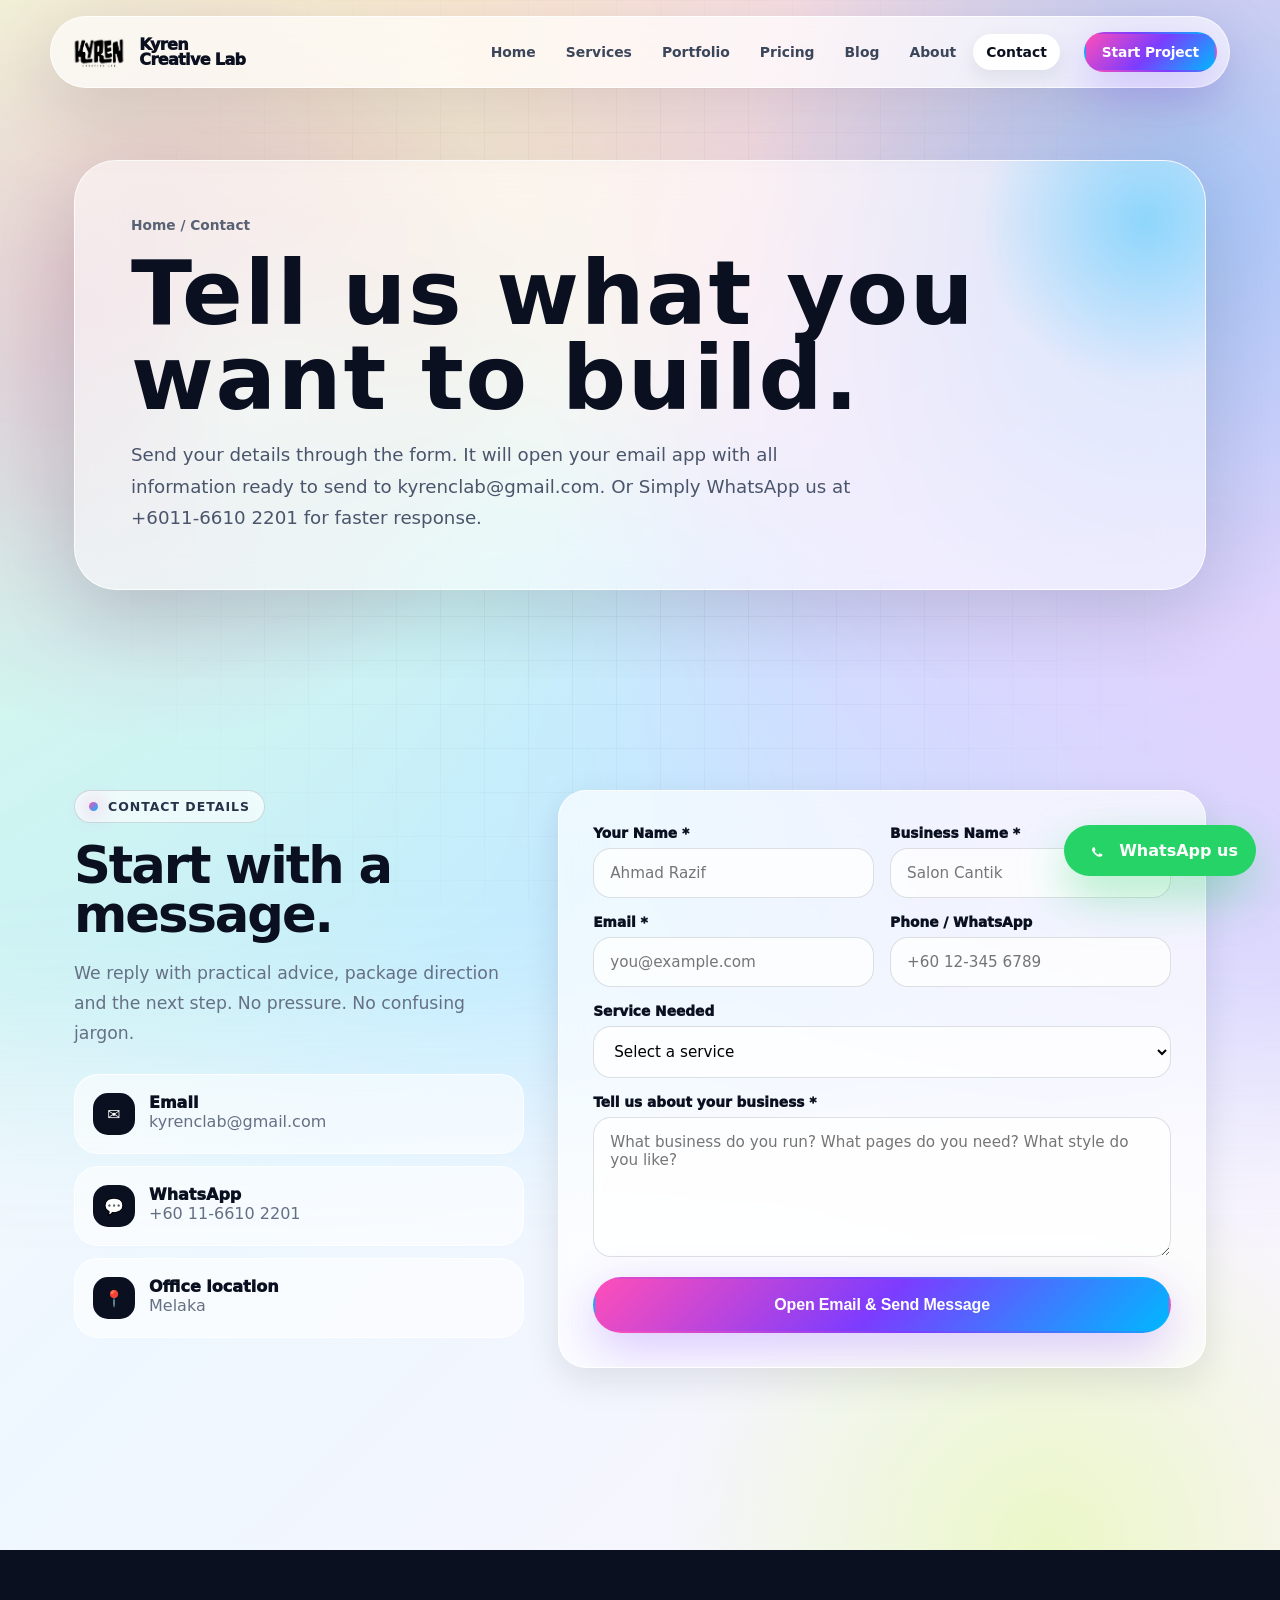
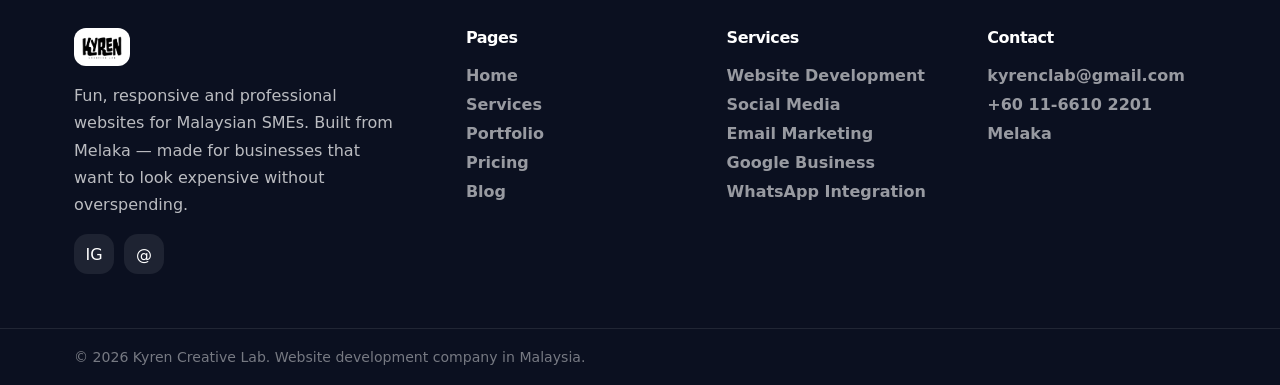
<file: contact.html>
<!DOCTYPE html>
<html lang="en">
<head>
  <meta charset="UTF-8" />
  <meta name="viewport" content="width=device-width, initial-scale=1.0" />
  <meta name="description" content="Contact Kyren Creative Lab by WhatsApp, email or contact form for website development services in Malaysia." />
  <meta name="keywords" content="Kyren Creative Lab, website developer Malaysia, website development company Malaysia, laman web Melaka, web design Malaysia" />
  <title>Contact — Kyren Creative Lab</title>
  <link rel="icon" type="image/png" href="fav.png" />
  <link rel="preconnect" href="https://api.fontshare.com" />
  <link href="https://api.fontshare.com/v2/css?f[]=clash-display@400,500,600,700&f[]=satoshi@300,400,500,700,900&display=swap" rel="stylesheet" />
  <link rel="stylesheet" href="style.css" />
  
</head>
<body>

<a href="https://wa.me/601166102201?text=Hi%20Kyren%20Creative%20Lab!%20I%20want%20a%20website." class="wa-float" target="_blank" aria-label="Chat on WhatsApp">
  <svg width="27" height="27" viewBox="0 0 32 32" fill="none"><path d="M16 1C7.715 1 1 7.715 1 16c0 2.635.68 5.11 1.87 7.26L1 31l7.94-1.84A14.95 14.95 0 0016 31c8.285 0 15-6.715 15-15S24.285 1 16 1z" fill="#25D366"/><path d="M23.5 20.27c-.3-.15-1.77-.87-2.04-.97-.27-.1-.47-.15-.67.15-.2.3-.77.97-.95 1.17-.17.2-.35.22-.65.07-.3-.15-1.27-.47-2.42-1.5-.9-.8-1.5-1.79-1.67-2.09-.18-.3-.02-.46.13-.61.13-.13.3-.34.45-.52.15-.17.2-.3.3-.5.1-.2.05-.37-.02-.52-.08-.15-.67-1.62-.92-2.22-.24-.58-.49-.5-.67-.51h-.57c-.2 0-.52.07-.79.37-.27.3-1.05 1.02-1.05 2.5s1.07 2.9 1.22 3.1c.15.2 2.12 3.22 5.12 4.52.72.31 1.28.5 1.72.64.72.23 1.38.2 1.9.12.58-.09 1.77-.72 2.02-1.42.25-.7.25-1.3.17-1.42-.07-.12-.27-.2-.57-.35z" fill="white"/></svg>
  <span>WhatsApp us</span>
</a>
<header class="header" id="header">
  <div class="container header-inner">
    <a href="index.html" class="logo" aria-label="Kyren Creative Lab home"><img src="logo.png" alt="Kyren Creative Lab logo"><span class="logo-word">Kyren<br>Creative Lab</span></a>
    <nav class="nav" id="nav"><a href="index.html" class="nav-link ">Home</a><a href="services.html" class="nav-link ">Services</a><a href="portfolio.html" class="nav-link ">Portfolio</a><a href="pricing.html" class="nav-link ">Pricing</a><a href="blog.html" class="nav-link ">Blog</a><a href="about.html" class="nav-link ">About</a><a href="contact.html" class="nav-link active">Contact</a></nav>
    <a href="contact.html" class="btn btn-candy btn-sm header-cta">Start Project</a>
    <button class="hamburger" id="hamburger" aria-label="Toggle menu" aria-expanded="false"><span></span><span></span><span></span></button>
  </div>
</header>


<main>
  <section class="page-hero"><div class="container"><div class="page-hero-card reveal"><div class="breadcrumb">Home / Contact</div><h1 style="letter-spacing:0.02em;">Tell us what you want to build.</h1><p>Send your details through the form. It will open your email app with all information ready to send to kyrenclab@gmail.com. Or Simply WhatsApp us at +6011-6610 2201 for faster response.</p></div></div></section>
  <section class="section"><div class="container contact-grid">
    <div class="reveal">
      <span class="eyebrow">Contact details</span><h2 class="section-title" style="font-size:clamp(2rem,4vw,3.6rem);margin:18px 0">Start with a message.</h2><p class="section-sub">We reply with practical advice, package direction and the next step. No pressure. No confusing jargon.</p>
      <div style="margin-top:26px">
        <div class="contact-detail"><span>✉️</span><div><strong>Email</strong><a href="mailto:kyrenclab@gmail.com">kyrenclab@gmail.com</a></div></div>
        <div class="contact-detail"><span>💬</span><div><strong>WhatsApp</strong><a href="https://wa.me/601166102201" target="_blank">+60 11-6610 2201</a></div></div>
        <div class="contact-detail"><span>📍</span><div><strong>Office location</strong><a href="#"> Melaka</a></div></div>
      </div>
    </div>
    <div class="lab-card contact-form reveal delay-2">
      <form id="contactForm" novalidate>
        <div class="form-row"><div class="form-group"><label for="name">Your Name *</label><input id="name" name="name" type="text" placeholder="Ahmad Razif" required></div><div class="form-group"><label for="business">Business Name *</label><input id="business" name="business" type="text" placeholder="Salon Cantik" required></div></div>
        <div class="form-row"><div class="form-group"><label for="email">Email *</label><input id="email" name="email" type="email" placeholder="you@example.com" required></div><div class="form-group"><label for="phone">Phone / WhatsApp</label><input id="phone" name="phone" type="tel" placeholder="+60 12-345 6789"></div></div>
        <div class="form-group"><label for="service">Service Needed</label><select id="service" name="service"><option value="">Select a service</option><option>Starter Website RM350</option><option>Business Website RM799</option><option>Growth Package RM1499+</option><option>Social Media Marketing</option><option>Email Marketing</option><option>Google Business Profile Setup</option><option>Not sure yet</option></select></div>
        <div class="form-group"><label for="message">Tell us about your business *</label><textarea id="message" name="message" placeholder="What business do you run? What pages do you need? What style do you like?" required></textarea></div>
        <button type="submit" class="btn btn-candy btn-lg" style="width:100%">Open Email & Send Message</button>
        <div class="form-success" id="formSuccess">Your email app should open with the message ready.</div>
      </form>
    </div>
  </div></section>
</main>


<footer class="footer">
  <div class="container footer-grid">
    <div class="footer-brand">
      <img src="logo.png" alt="Kyren Creative Lab" class="footer-logo">
      <p>Fun, responsive and professional websites for Malaysian SMEs. Built from  Melaka — made for businesses that want to look expensive without overspending.</p>
      <div class="social-links">
        <a href="https://www.instagram.com/kyrenclab" class="social-link" target="_blank" aria-label="Instagram">IG</a>
        <a href="mailto:kyrenclab@gmail.com" class="social-link" aria-label="Email">@</a>
      </div>
    </div>
    <div class="footer-links"><h4>Pages</h4><a href="index.html">Home</a><a href="services.html">Services</a><a href="portfolio.html">Portfolio</a><a href="pricing.html">Pricing</a><a href="blog.html">Blog</a></div>
    <div class="footer-links"><h4>Services</h4><a href="services.html#web">Website Development</a><a href="services.html#social">Social Media</a><a href="services.html#email">Email Marketing</a><a href="services.html#google">Google Business</a><a href="services.html#whatsapp">WhatsApp Integration</a></div>
    <div class="footer-links"><h4>Contact</h4><a href="mailto:kyrenclab@gmail.com">kyrenclab@gmail.com</a><a href="https://wa.me/601166102201" target="_blank">+60 11-6610 2201</a><a href="contact.html"> Melaka</a></div>
  </div>
  <div class="footer-bottom"><div class="container">© <span class="year">2026</span> Kyren Creative Lab. Website development company in Malaysia.</div></div>
</footer>

<script src="script.js"></script>
</body>
</html>
</file>
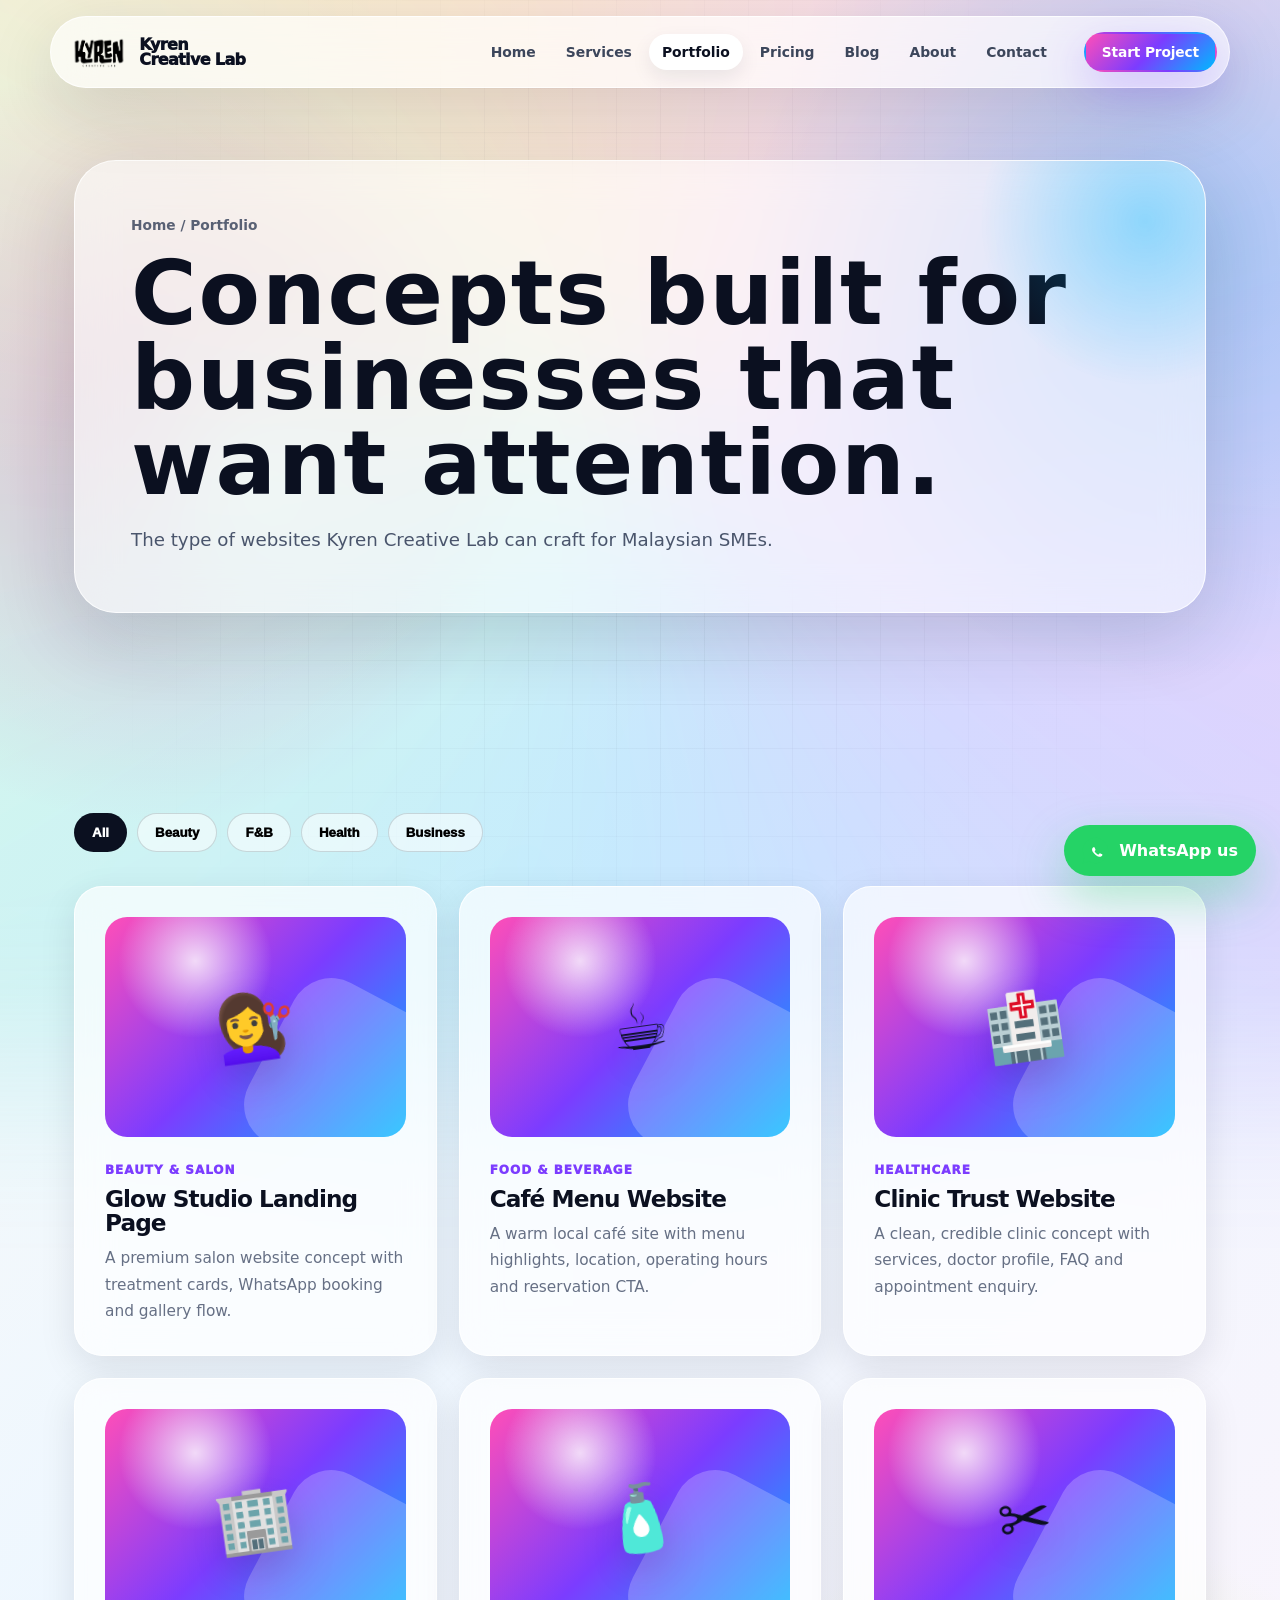
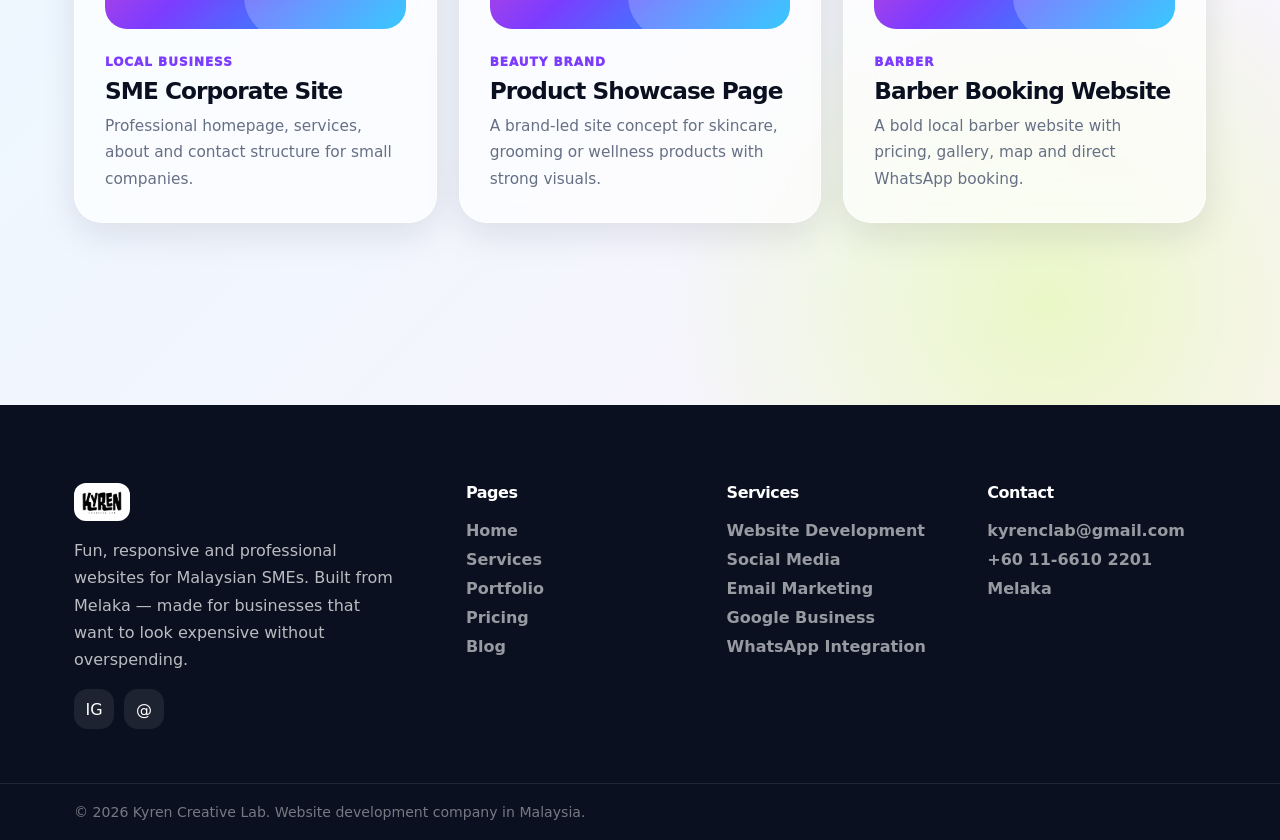
<file: portfolio.html>
<!DOCTYPE html>
<html lang="en">
<head>
  <meta charset="UTF-8" />
  <meta name="viewport" content="width=device-width, initial-scale=1.0" />
  <meta name="description" content="Interactive portfolio concepts by Kyren Creative Lab for Malaysian small businesses." />
  <meta name="keywords" content="Kyren Creative Lab, website developer Malaysia, website development company Malaysia, laman web Melaka, web design Malaysia" />
  <title>Portfolio — Kyren Creative Lab</title>
  <link rel="icon" type="image/png" href="fav.png" />
  <link rel="preconnect" href="https://api.fontshare.com" />
  <link href="https://api.fontshare.com/v2/css?f[]=clash-display@400,500,600,700&f[]=satoshi@300,400,500,700,900&display=swap" rel="stylesheet" />
  <link rel="stylesheet" href="style.css" />
  
</head>
<body>

<a href="https://wa.me/601166102201?text=Hi%20Kyren%20Creative%20Lab!%20I%20want%20a%20website." class="wa-float" target="_blank" aria-label="Chat on WhatsApp">
  <svg width="27" height="27" viewBox="0 0 32 32" fill="none"><path d="M16 1C7.715 1 1 7.715 1 16c0 2.635.68 5.11 1.87 7.26L1 31l7.94-1.84A14.95 14.95 0 0016 31c8.285 0 15-6.715 15-15S24.285 1 16 1z" fill="#25D366"/><path d="M23.5 20.27c-.3-.15-1.77-.87-2.04-.97-.27-.1-.47-.15-.67.15-.2.3-.77.97-.95 1.17-.17.2-.35.22-.65.07-.3-.15-1.27-.47-2.42-1.5-.9-.8-1.5-1.79-1.67-2.09-.18-.3-.02-.46.13-.61.13-.13.3-.34.45-.52.15-.17.2-.3.3-.5.1-.2.05-.37-.02-.52-.08-.15-.67-1.62-.92-2.22-.24-.58-.49-.5-.67-.51h-.57c-.2 0-.52.07-.79.37-.27.3-1.05 1.02-1.05 2.5s1.07 2.9 1.22 3.1c.15.2 2.12 3.22 5.12 4.52.72.31 1.28.5 1.72.64.72.23 1.38.2 1.9.12.58-.09 1.77-.72 2.02-1.42.25-.7.25-1.3.17-1.42-.07-.12-.27-.2-.57-.35z" fill="white"/></svg>
  <span>WhatsApp us</span>
</a>
<header class="header" id="header">
  <div class="container header-inner">
    <a href="index.html" class="logo" aria-label="Kyren Creative Lab home"><img src="logo.png" alt="Kyren Creative Lab logo"><span class="logo-word">Kyren<br>Creative Lab</span></a>
    <nav class="nav" id="nav"><a href="index.html" class="nav-link ">Home</a><a href="services.html" class="nav-link ">Services</a><a href="portfolio.html" class="nav-link active">Portfolio</a><a href="pricing.html" class="nav-link ">Pricing</a><a href="blog.html" class="nav-link ">Blog</a><a href="about.html" class="nav-link ">About</a><a href="contact.html" class="nav-link ">Contact</a></nav>
    <a href="contact.html" class="btn btn-candy btn-sm header-cta">Start Project</a>
    <button class="hamburger" id="hamburger" aria-label="Toggle menu" aria-expanded="false"><span></span><span></span><span></span></button>
  </div>
</header>


<main>
  <section class="page-hero"><div class="container"><div class="page-hero-card reveal"><div class="breadcrumb">Home / Portfolio</div><h1 style="letter-spacing:0.02em;">Concepts built for businesses that want attention.</h1><p>The type of websites Kyren Creative Lab can craft for Malaysian SMEs.</p></div></div></section>
  <section class="section"><div class="container">
    <div class="portfolio-filter reveal"><button class="filter-btn active" data-filter="all">All</button><button class="filter-btn" data-filter="beauty">Beauty</button><button class="filter-btn" data-filter="food">F&B</button><button class="filter-btn" data-filter="health">Health</button><button class="filter-btn" data-filter="business">Business</button></div>
    <div class="grid-3">
      <article class="lab-card portfolio-card reveal" data-category="beauty"><div class="lab-card-inner"><div class="portfolio-img"><span class="emoji">💇‍♀️</span></div><span class="portfolio-tag">Beauty & Salon</span><h3>Glow Studio Landing Page</h3><p>A premium salon website concept with treatment cards, WhatsApp booking and gallery flow.</p></div></article>
      <article class="lab-card portfolio-card reveal delay-1" data-category="food"><div class="lab-card-inner"><div class="portfolio-img"><span class="emoji">☕</span></div><span class="portfolio-tag">Food & Beverage</span><h3>Café Menu Website</h3><p>A warm local café site with menu highlights, location, operating hours and reservation CTA.</p></div></article>
      <article class="lab-card portfolio-card reveal delay-2" data-category="health"><div class="lab-card-inner"><div class="portfolio-img"><span class="emoji">🏥</span></div><span class="portfolio-tag">Healthcare</span><h3>Clinic Trust Website</h3><p>A clean, credible clinic concept with services, doctor profile, FAQ and appointment enquiry.</p></div></article>
      <article class="lab-card portfolio-card reveal" data-category="business"><div class="lab-card-inner"><div class="portfolio-img"><span class="emoji">🏢</span></div><span class="portfolio-tag">Local Business</span><h3>SME Corporate Site</h3><p>Professional homepage, services, about and contact structure for small companies.</p></div></article>
      <article class="lab-card portfolio-card reveal delay-1" data-category="beauty"><div class="lab-card-inner"><div class="portfolio-img"><span class="emoji">🧴</span></div><span class="portfolio-tag">Beauty Brand</span><h3>Product Showcase Page</h3><p>A brand-led site concept for skincare, grooming or wellness products with strong visuals.</p></div></article>
      <article class="lab-card portfolio-card reveal delay-2" data-category="business"><div class="lab-card-inner"><div class="portfolio-img"><span class="emoji">✂️</span></div><span class="portfolio-tag">Barber</span><h3>Barber Booking Website</h3><p>A bold local barber website with pricing, gallery, map and direct WhatsApp booking.</p></div></article>
    </div>
  </div></section>
</main>


<footer class="footer">
  <div class="container footer-grid">
    <div class="footer-brand">
      <img src="logo.png" alt="Kyren Creative Lab" class="footer-logo">
      <p>Fun, responsive and professional websites for Malaysian SMEs. Built from  Melaka — made for businesses that want to look expensive without overspending.</p>
      <div class="social-links">
        <a href="https://www.instagram.com/kyrenclab" class="social-link" target="_blank" aria-label="Instagram">IG</a>
        <a href="mailto:kyrenclab@gmail.com" class="social-link" aria-label="Email">@</a>
      </div>
    </div>
    <div class="footer-links"><h4>Pages</h4><a href="index.html">Home</a><a href="services.html">Services</a><a href="portfolio.html">Portfolio</a><a href="pricing.html">Pricing</a><a href="blog.html">Blog</a></div>
    <div class="footer-links"><h4>Services</h4><a href="services.html#web">Website Development</a><a href="services.html#social">Social Media</a><a href="services.html#email">Email Marketing</a><a href="services.html#google">Google Business</a><a href="services.html#whatsapp">WhatsApp Integration</a></div>
    <div class="footer-links"><h4>Contact</h4><a href="mailto:kyrenclab@gmail.com">kyrenclab@gmail.com</a><a href="https://wa.me/601166102201" target="_blank">+60 11-6610 2201</a><a href="contact.html"> Melaka</a></div>
  </div>
  <div class="footer-bottom"><div class="container">© <span class="year">2026</span> Kyren Creative Lab. Website development company in Malaysia.</div></div>
</footer>

<script src="script.js"></script>
</body>
</html>
</file>
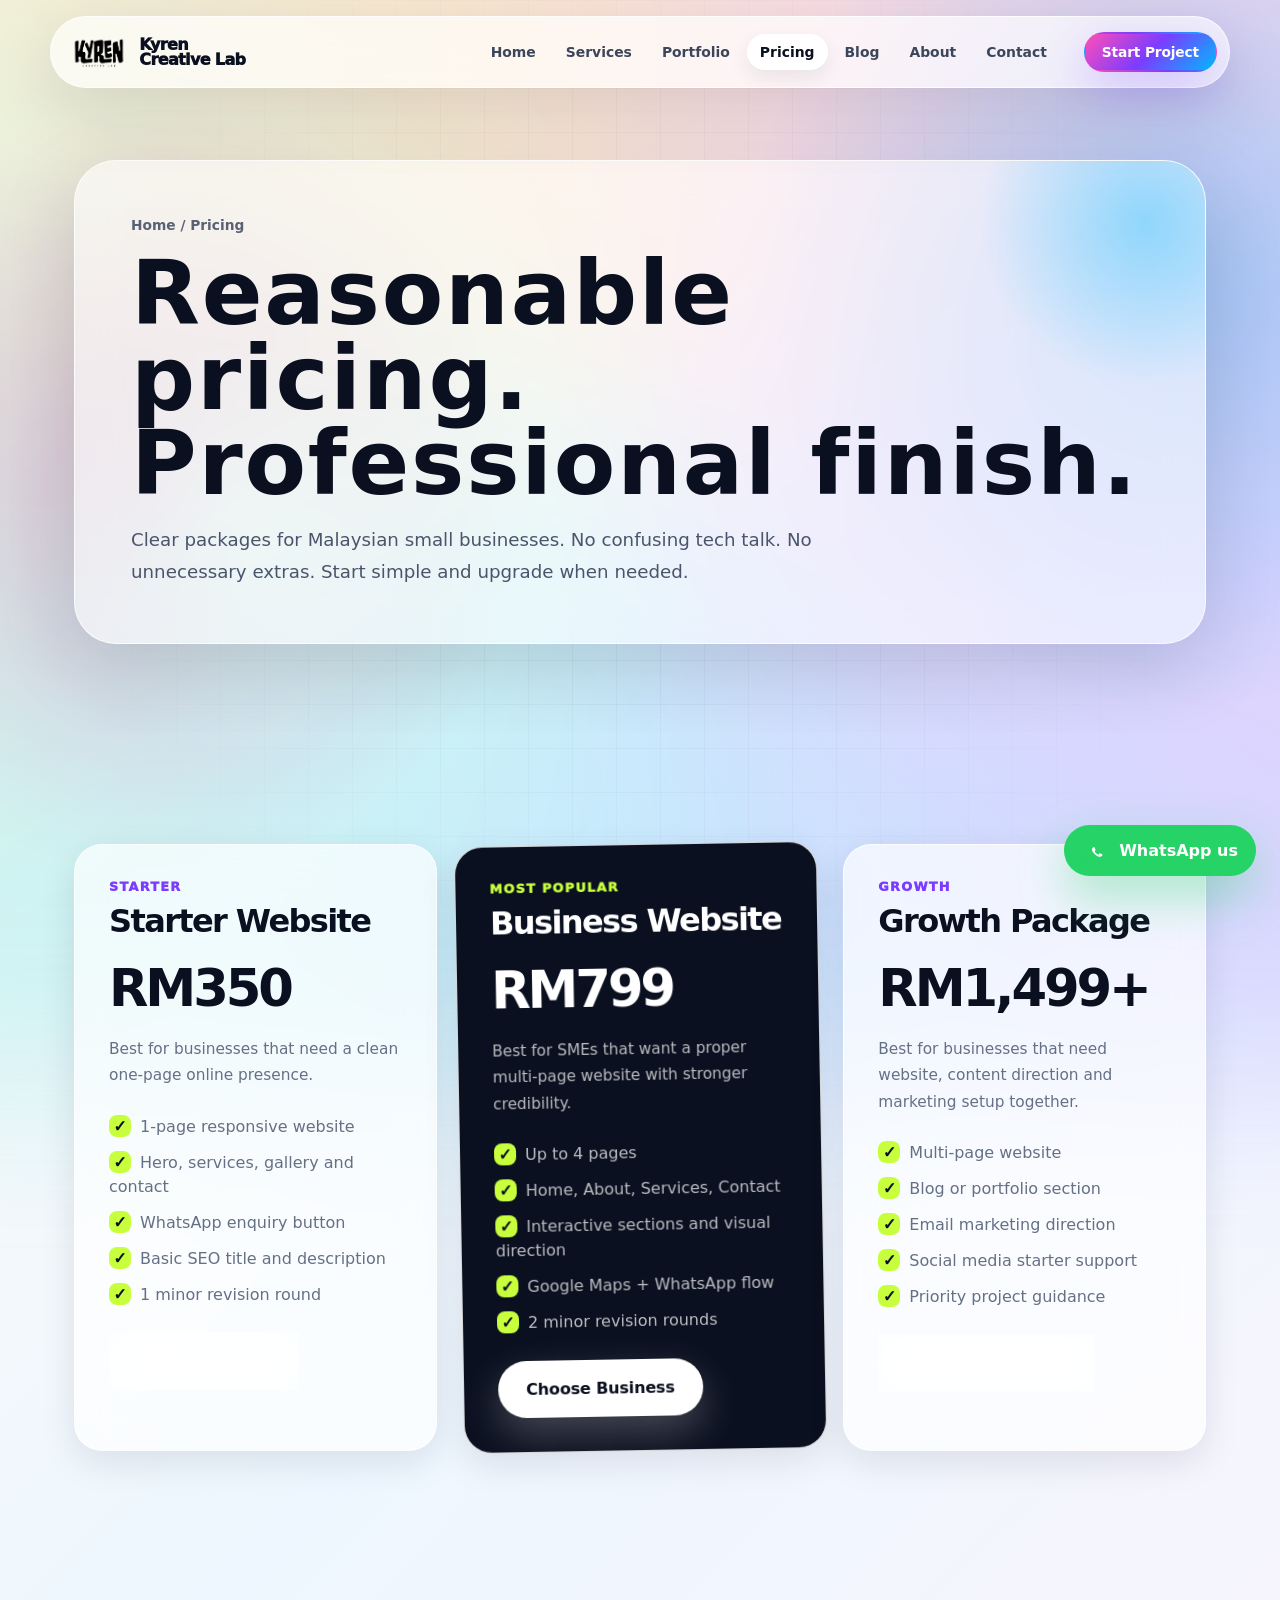
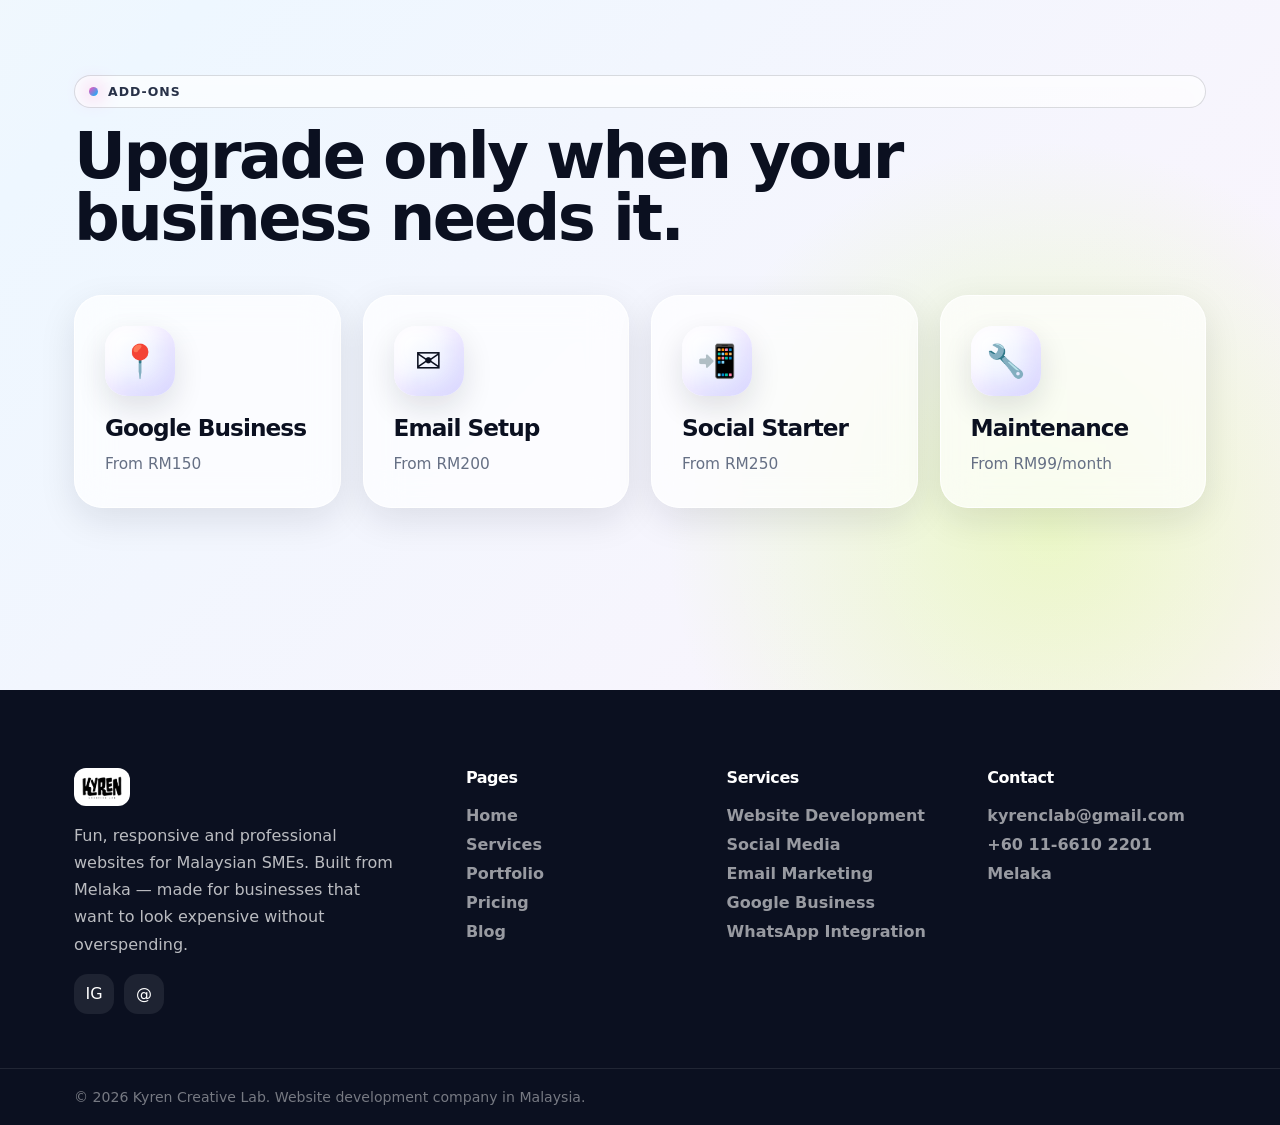
<file: pricing.html>
<!DOCTYPE html>
<html lang="en">
<head>
  <meta charset="UTF-8" />
  <meta name="viewport" content="width=device-width, initial-scale=1.0" />
  <meta name="description" content="Affordable website development packages by Kyren Creative Lab, starting from RM350." />
  <meta name="keywords" content="Kyren Creative Lab, website developer Malaysia, website development company Malaysia, laman web Melaka, web design Malaysia" />
  <title>Pricing — Kyren Creative Lab</title>
  <link rel="icon" type="image/png" href="fav.png" />
  <link rel="preconnect" href="https://api.fontshare.com" />
  <link href="https://api.fontshare.com/v2/css?f[]=clash-display@400,500,600,700&f[]=satoshi@300,400,500,700,900&display=swap" rel="stylesheet" />
  <link rel="stylesheet" href="style.css" />
  
</head>
<body>

<a href="https://wa.me/601166102201?text=Hi%20Kyren%20Creative%20Lab!%20I%20want%20a%20website." class="wa-float" target="_blank" aria-label="Chat on WhatsApp">
  <svg width="27" height="27" viewBox="0 0 32 32" fill="none"><path d="M16 1C7.715 1 1 7.715 1 16c0 2.635.68 5.11 1.87 7.26L1 31l7.94-1.84A14.95 14.95 0 0016 31c8.285 0 15-6.715 15-15S24.285 1 16 1z" fill="#25D366"/><path d="M23.5 20.27c-.3-.15-1.77-.87-2.04-.97-.27-.1-.47-.15-.67.15-.2.3-.77.97-.95 1.17-.17.2-.35.22-.65.07-.3-.15-1.27-.47-2.42-1.5-.9-.8-1.5-1.79-1.67-2.09-.18-.3-.02-.46.13-.61.13-.13.3-.34.45-.52.15-.17.2-.3.3-.5.1-.2.05-.37-.02-.52-.08-.15-.67-1.62-.92-2.22-.24-.58-.49-.5-.67-.51h-.57c-.2 0-.52.07-.79.37-.27.3-1.05 1.02-1.05 2.5s1.07 2.9 1.22 3.1c.15.2 2.12 3.22 5.12 4.52.72.31 1.28.5 1.72.64.72.23 1.38.2 1.9.12.58-.09 1.77-.72 2.02-1.42.25-.7.25-1.3.17-1.42-.07-.12-.27-.2-.57-.35z" fill="white"/></svg>
  <span>WhatsApp us</span>
</a>
<header class="header" id="header">
  <div class="container header-inner">
    <a href="index.html" class="logo" aria-label="Kyren Creative Lab home"><img src="logo.png" alt="Kyren Creative Lab logo"><span class="logo-word">Kyren<br>Creative Lab</span></a>
    <nav class="nav" id="nav"><a href="index.html" class="nav-link ">Home</a><a href="services.html" class="nav-link ">Services</a><a href="portfolio.html" class="nav-link ">Portfolio</a><a href="pricing.html" class="nav-link active">Pricing</a><a href="blog.html" class="nav-link ">Blog</a><a href="about.html" class="nav-link ">About</a><a href="contact.html" class="nav-link ">Contact</a></nav>
    <a href="contact.html" class="btn btn-candy btn-sm header-cta">Start Project</a>
    <button class="hamburger" id="hamburger" aria-label="Toggle menu" aria-expanded="false"><span></span><span></span><span></span></button>
  </div>
</header>


<main>
  <section class="page-hero"><div class="container"><div class="page-hero-card reveal"><div class="breadcrumb">Home / Pricing</div><h1 style="letter-spacing:0.02em;">Reasonable pricing. Professional finish.</h1><p>Clear packages for Malaysian small businesses. No confusing tech talk. No unnecessary extras. Start simple and upgrade when needed.</p></div></div></section>
  <section class="section"><div class="container">
    <div class="grid-3">
      <article class="lab-card pricing-card reveal"><div class="pricing-tier">Starter</div><h2 class="pricing-name">Starter Website</h2><div class="pricing-amount">RM350</div><p>Best for businesses that need a clean one-page online presence.</p><ul class="pricing-features"><li>1-page responsive website</li><li>Hero, services, gallery and contact</li><li>WhatsApp enquiry button</li><li>Basic SEO title and description</li><li>1 minor revision round</li></ul><a href="https://wa.me/601166102201?text=Hi!%20I%20want%20the%20Starter%20Website%20RM350." class="btn btn-outline btn-lg" target="_blank">Choose Starter</a></article>
      <article class="lab-card pricing-card featured reveal delay-1"><div class="pricing-tier">Most Popular</div><h2 class="pricing-name">Business Website</h2><div class="pricing-amount">RM799</div><p>Best for SMEs that want a proper multi-page website with stronger credibility.</p><ul class="pricing-features"><li>Up to 4 pages</li><li>Home, About, Services, Contact</li><li>Interactive sections and visual direction</li><li>Google Maps + WhatsApp flow</li><li>2 minor revision rounds</li></ul><a href="https://wa.me/601166102201?text=Hi!%20I%20want%20the%20Business%20Website%20RM799." class="btn btn-white btn-lg" target="_blank">Choose Business</a></article>
      <article class="lab-card pricing-card reveal delay-2"><div class="pricing-tier">Growth</div><h2 class="pricing-name">Growth Package</h2><div class="pricing-amount">RM1,499+</div><p>Best for businesses that need website, content direction and marketing setup together.</p><ul class="pricing-features"><li>Multi-page website</li><li>Blog or portfolio section</li><li>Email marketing direction</li><li>Social media starter support</li><li>Priority project guidance</li></ul><a href="https://wa.me/601166102201?text=Hi!%20I%20want%20to%20ask%20about%20the%20Growth%20Package." class="btn btn-outline btn-lg" target="_blank">Ask About Growth</a></article>
    </div>
  </div></section>
  <section class="section"><div class="container"><div class="section-kicker reveal"><span class="eyebrow">Add-ons</span><h2 class="section-title">Upgrade only when your business needs it.</h2></div><div class="grid-4"><div class="lab-card reveal"><div class="lab-card-inner"><div class="icon-3d">📍</div><h3>Google Business</h3><p>From RM150</p></div></div><div class="lab-card reveal delay-1"><div class="lab-card-inner"><div class="icon-3d">✉️</div><h3>Email Setup</h3><p>From RM200</p></div></div><div class="lab-card reveal delay-2"><div class="lab-card-inner"><div class="icon-3d">📲</div><h3>Social Starter</h3><p>From RM250</p></div></div><div class="lab-card reveal delay-3"><div class="lab-card-inner"><div class="icon-3d">🔧</div><h3>Maintenance</h3><p>From RM99/month</p></div></div></div></div></section>
</main>


<footer class="footer">
  <div class="container footer-grid">
    <div class="footer-brand">
      <img src="logo.png" alt="Kyren Creative Lab" class="footer-logo">
      <p>Fun, responsive and professional websites for Malaysian SMEs. Built from  Melaka — made for businesses that want to look expensive without overspending.</p>
      <div class="social-links">
        <a href="https://www.instagram.com/kyrenclab" class="social-link" target="_blank" aria-label="Instagram">IG</a>
        <a href="mailto:kyrenclab@gmail.com" class="social-link" aria-label="Email">@</a>
      </div>
    </div>
    <div class="footer-links"><h4>Pages</h4><a href="index.html">Home</a><a href="services.html">Services</a><a href="portfolio.html">Portfolio</a><a href="pricing.html">Pricing</a><a href="blog.html">Blog</a></div>
    <div class="footer-links"><h4>Services</h4><a href="services.html#web">Website Development</a><a href="services.html#social">Social Media</a><a href="services.html#email">Email Marketing</a><a href="services.html#google">Google Business</a><a href="services.html#whatsapp">WhatsApp Integration</a></div>
    <div class="footer-links"><h4>Contact</h4><a href="mailto:kyrenclab@gmail.com">kyrenclab@gmail.com</a><a href="https://wa.me/601166102201" target="_blank">+60 11-6610 2201</a><a href="contact.html"> Melaka</a></div>
  </div>
  <div class="footer-bottom"><div class="container">© <span class="year">2026</span> Kyren Creative Lab. Website development company in Malaysia.</div></div>
</footer>

<script src="script.js"></script>
</body>
</html>
</file>
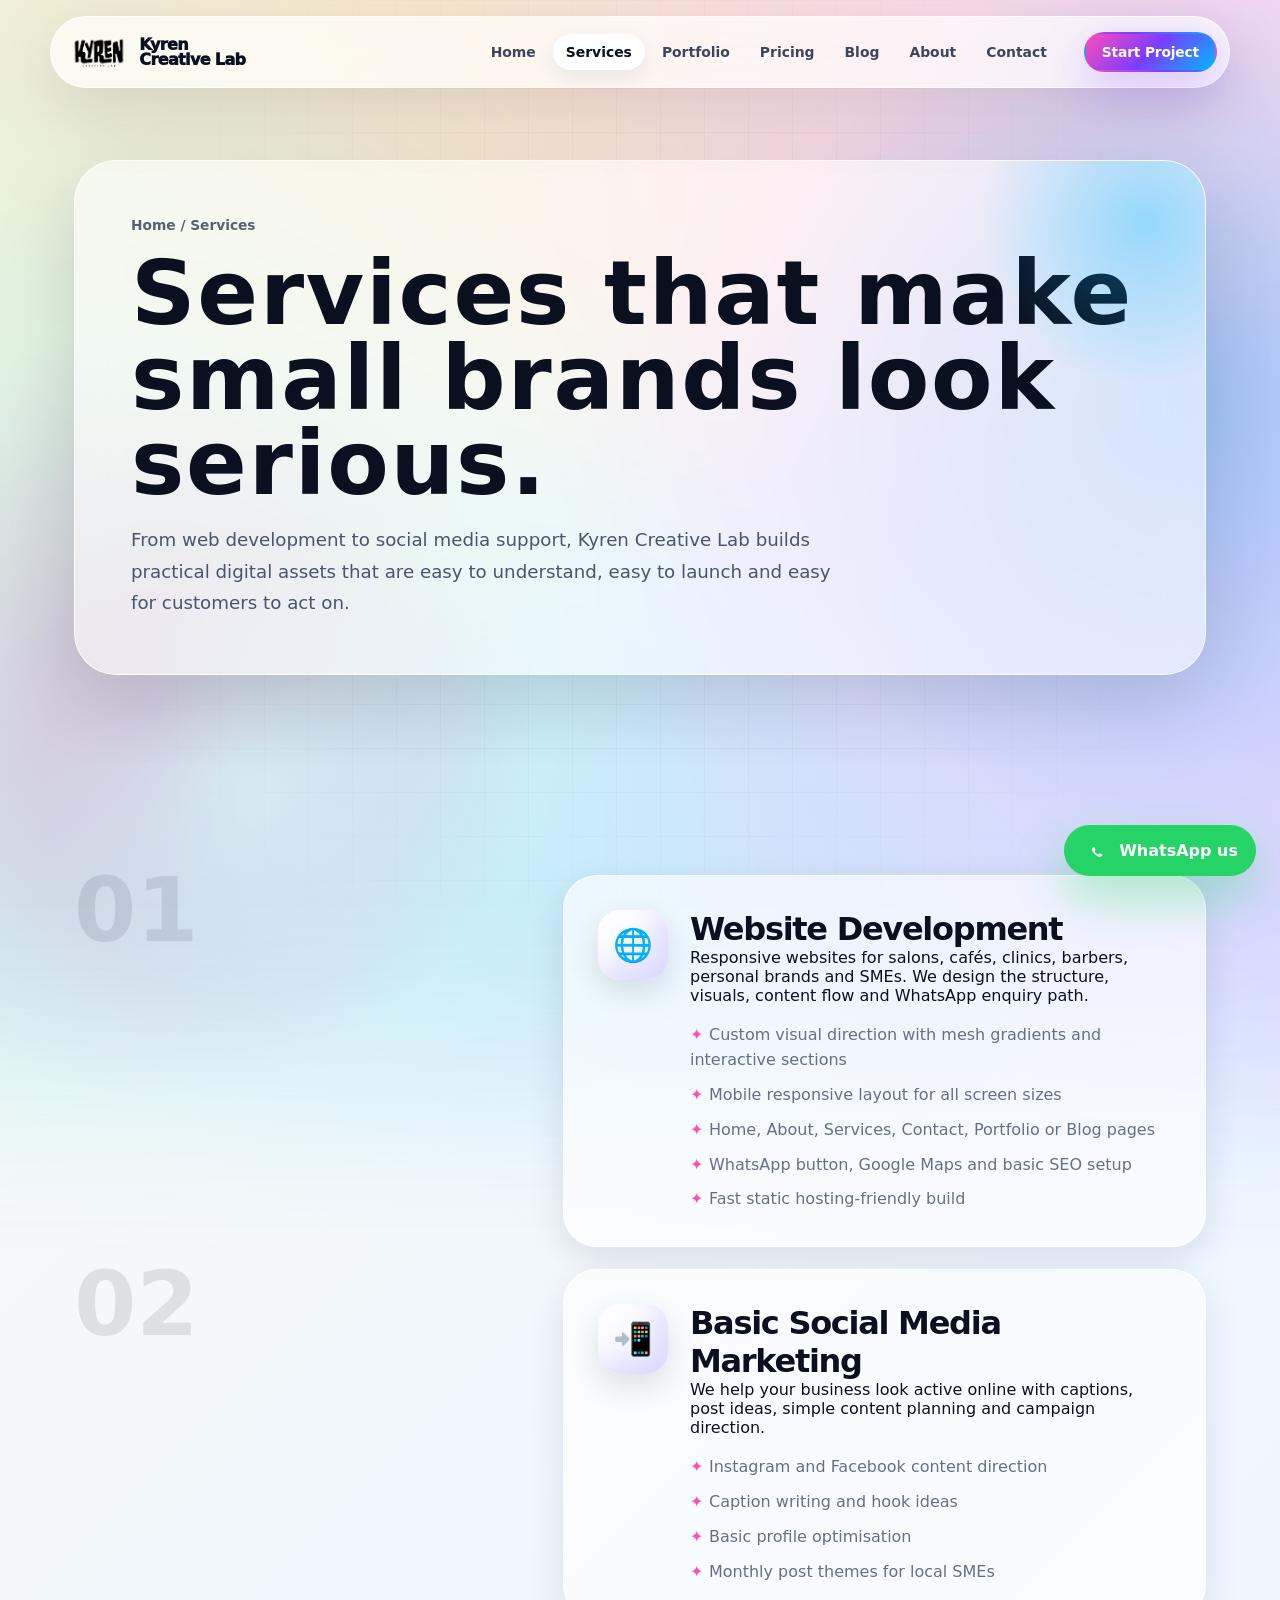
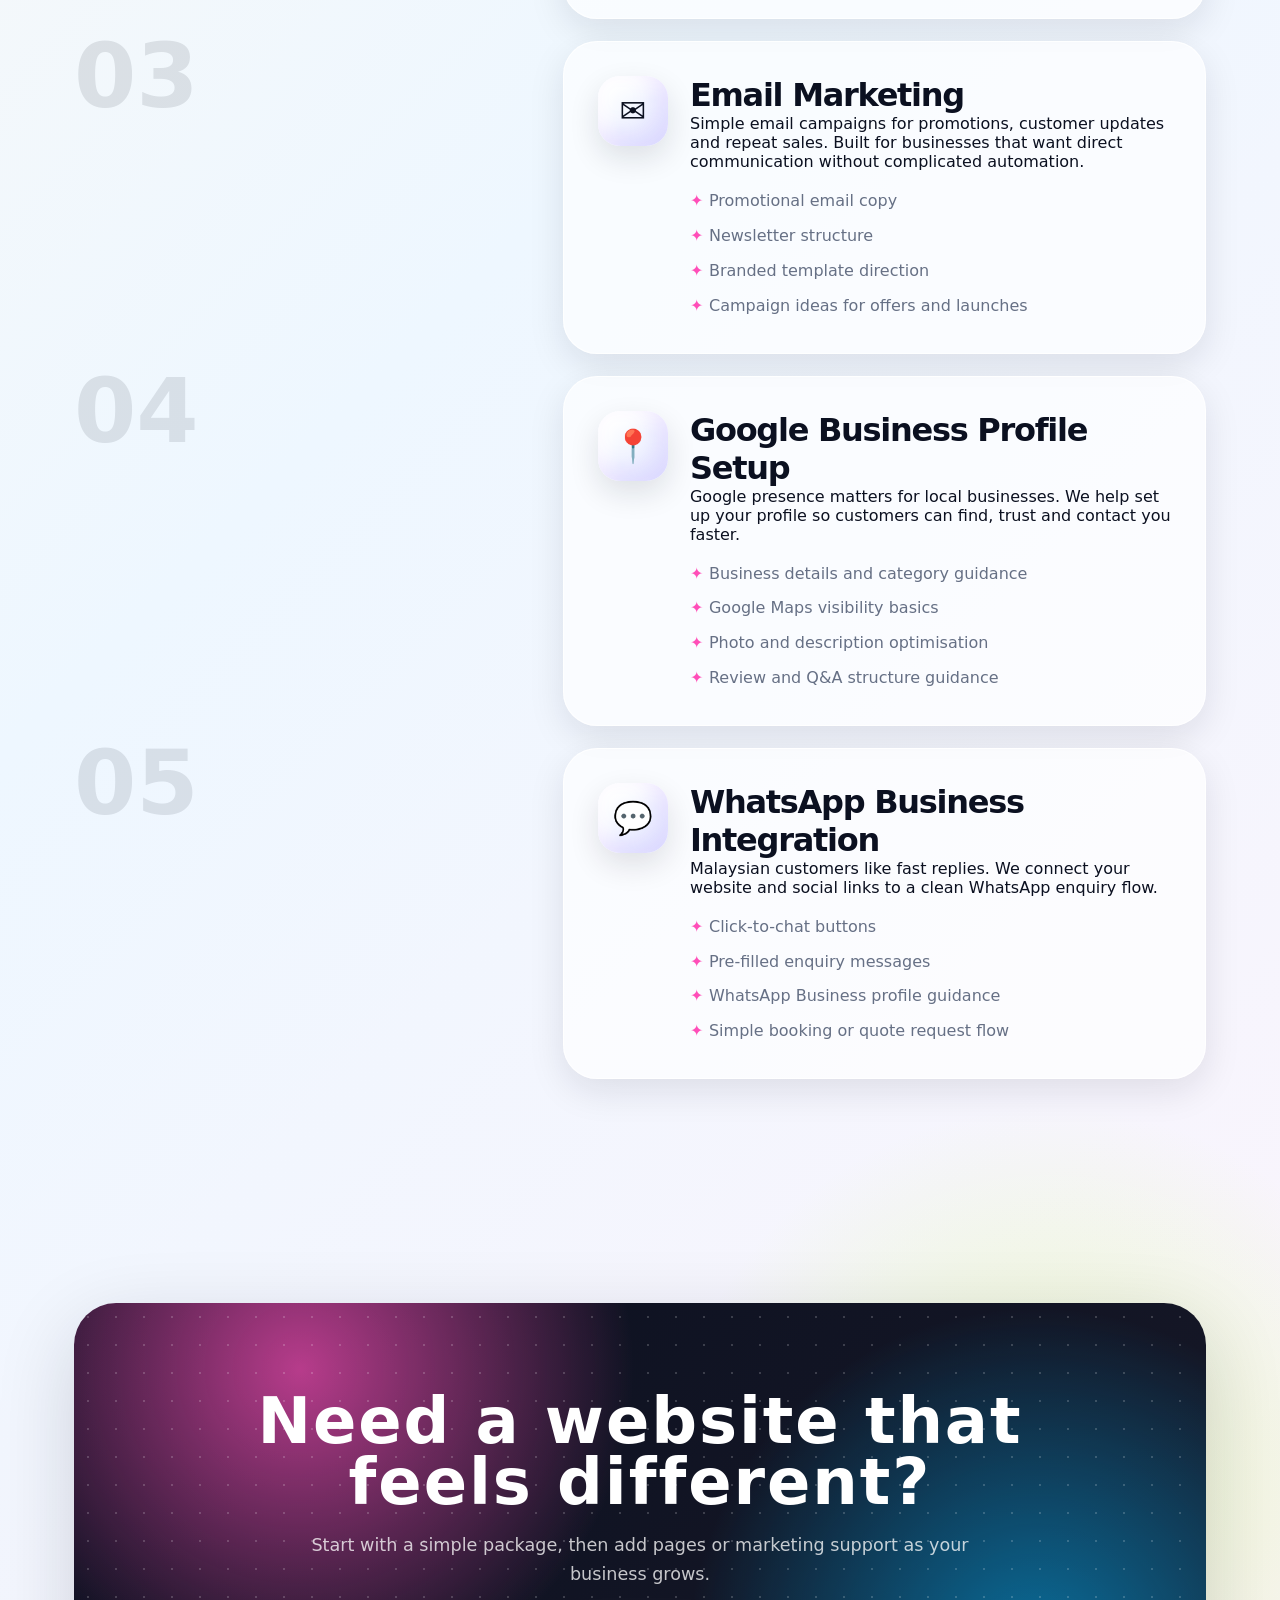
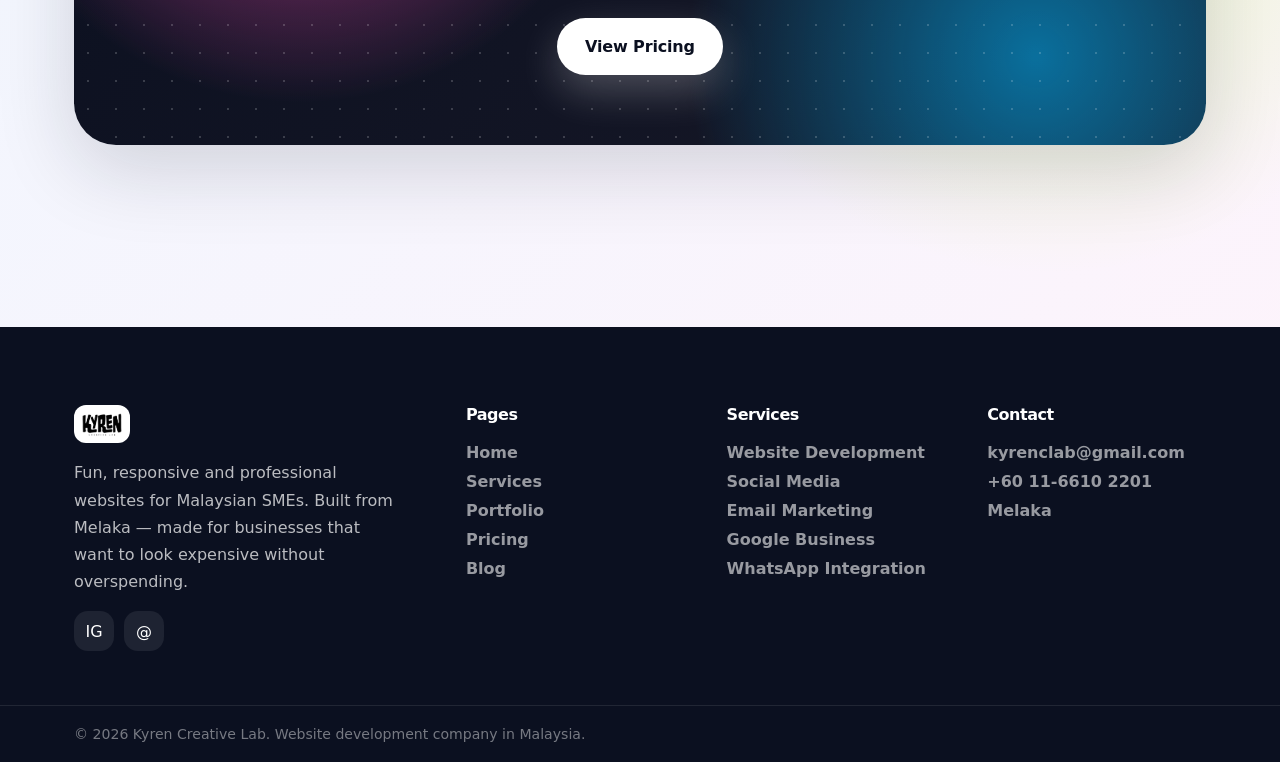
<file: services.html>
<!DOCTYPE html>
<html lang="en">
<head>
  <meta charset="UTF-8" />
  <meta name="viewport" content="width=device-width, initial-scale=1.0" />
  <meta name="description" content="Website development, social media marketing, email marketing, Google Business setup and WhatsApp integration for Malaysian SMEs." />
  <meta name="keywords" content="Kyren Creative Lab, website developer Malaysia, website development company Malaysia, laman web Melaka, web design Malaysia" />
  <title>Services — Kyren Creative Lab</title>
  <link rel="icon" type="image/png" href="fav.png" />
  <link rel="preconnect" href="https://api.fontshare.com" />
  <link href="https://api.fontshare.com/v2/css?f[]=clash-display@400,500,600,700&f[]=satoshi@300,400,500,700,900&display=swap" rel="stylesheet" />
  <link rel="stylesheet" href="style.css" />
  
</head>
<body>

<a href="https://wa.me/601166102201?text=Hi%20Kyren%20Creative%20Lab!%20I%20want%20a%20website." class="wa-float" target="_blank" aria-label="Chat on WhatsApp">
  <svg width="27" height="27" viewBox="0 0 32 32" fill="none"><path d="M16 1C7.715 1 1 7.715 1 16c0 2.635.68 5.11 1.87 7.26L1 31l7.94-1.84A14.95 14.95 0 0016 31c8.285 0 15-6.715 15-15S24.285 1 16 1z" fill="#25D366"/><path d="M23.5 20.27c-.3-.15-1.77-.87-2.04-.97-.27-.1-.47-.15-.67.15-.2.3-.77.97-.95 1.17-.17.2-.35.22-.65.07-.3-.15-1.27-.47-2.42-1.5-.9-.8-1.5-1.79-1.67-2.09-.18-.3-.02-.46.13-.61.13-.13.3-.34.45-.52.15-.17.2-.3.3-.5.1-.2.05-.37-.02-.52-.08-.15-.67-1.62-.92-2.22-.24-.58-.49-.5-.67-.51h-.57c-.2 0-.52.07-.79.37-.27.3-1.05 1.02-1.05 2.5s1.07 2.9 1.22 3.1c.15.2 2.12 3.22 5.12 4.52.72.31 1.28.5 1.72.64.72.23 1.38.2 1.9.12.58-.09 1.77-.72 2.02-1.42.25-.7.25-1.3.17-1.42-.07-.12-.27-.2-.57-.35z" fill="white"/></svg>
  <span>WhatsApp us</span>
</a>
<header class="header" id="header">
  <div class="container header-inner">
    <a href="index.html" class="logo" aria-label="Kyren Creative Lab home"><img src="logo.png" alt="Kyren Creative Lab logo"><span class="logo-word">Kyren<br>Creative Lab</span></a>
    <nav class="nav" id="nav"><a href="index.html" class="nav-link ">Home</a><a href="services.html" class="nav-link active">Services</a><a href="portfolio.html" class="nav-link ">Portfolio</a><a href="pricing.html" class="nav-link ">Pricing</a><a href="blog.html" class="nav-link ">Blog</a><a href="about.html" class="nav-link ">About</a><a href="contact.html" class="nav-link ">Contact</a></nav>
    <a href="contact.html" class="btn btn-candy btn-sm header-cta">Start Project</a>
    <button class="hamburger" id="hamburger" aria-label="Toggle menu" aria-expanded="false"><span></span><span></span><span></span></button>
  </div>
</header>


<main>
  <section class="page-hero"><div class="container"><div class="page-hero-card reveal"><div class="breadcrumb">Home / Services</div><h1 style="letter-spacing:0.02em;">Services that make small brands look serious.</h1><p>From web development to social media support, Kyren Creative Lab builds practical digital assets that are easy to understand, easy to launch and easy for customers to act on.</p></div></div></section>
  <section class="section" id="web"><div class="container service-lab">
    <div class="service-row reveal"><div class="service-number">01</div><div class="service-panel"><div class="icon-3d">🌐</div><div><h2>Website Development</h2><p>Responsive websites for salons, cafés, clinics, barbers, personal brands and SMEs. We design the structure, visuals, content flow and WhatsApp enquiry path.</p><ul><li>Custom visual direction with mesh gradients and interactive sections</li><li>Mobile responsive layout for all screen sizes</li><li>Home, About, Services, Contact, Portfolio or Blog pages</li><li>WhatsApp button, Google Maps and basic SEO setup</li><li>Fast static hosting-friendly build</li></ul></div></div></div>
    <div class="service-row reveal"><div class="service-number">02</div><div class="service-panel"><div class="icon-3d">📲</div><div><h2>Basic Social Media Marketing</h2><p>We help your business look active online with captions, post ideas, simple content planning and campaign direction.</p><ul><li>Instagram and Facebook content direction</li><li>Caption writing and hook ideas</li><li>Basic profile optimisation</li><li>Monthly post themes for local SMEs</li></ul></div></div></div>
    <div class="service-row reveal"><div class="service-number">03</div><div class="service-panel"><div class="icon-3d">✉️</div><div><h2>Email Marketing</h2><p>Simple email campaigns for promotions, customer updates and repeat sales. Built for businesses that want direct communication without complicated automation.</p><ul><li>Promotional email copy</li><li>Newsletter structure</li><li>Branded template direction</li><li>Campaign ideas for offers and launches</li></ul></div></div></div>
    <div class="service-row reveal"><div class="service-number">04</div><div class="service-panel"><div class="icon-3d">📍</div><div><h2>Google Business Profile Setup</h2><p>Google presence matters for local businesses. We help set up your profile so customers can find, trust and contact you faster.</p><ul><li>Business details and category guidance</li><li>Google Maps visibility basics</li><li>Photo and description optimisation</li><li>Review and Q&A structure guidance</li></ul></div></div></div>
    <div class="service-row reveal"><div class="service-number">05</div><div class="service-panel"><div class="icon-3d">💬</div><div><h2>WhatsApp Business Integration</h2><p>Malaysian customers like fast replies. We connect your website and social links to a clean WhatsApp enquiry flow.</p><ul><li>Click-to-chat buttons</li><li>Pre-filled enquiry messages</li><li>WhatsApp Business profile guidance</li><li>Simple booking or quote request flow</li></ul></div></div></div>
  </div></section>
  <section class="section"><div class="container"><div class="cta-card reveal"><h2 style="letter-spacing:0.03em;">Need a website that feels different?</h2><p>Start with a simple package, then add pages or marketing support as your business grows.</p><a href="pricing.html" class="btn btn-white btn-lg">View Pricing</a></div></div></section>
</main>


<footer class="footer">
  <div class="container footer-grid">
    <div class="footer-brand">
      <img src="logo.png" alt="Kyren Creative Lab" class="footer-logo">
      <p>Fun, responsive and professional websites for Malaysian SMEs. Built from  Melaka — made for businesses that want to look expensive without overspending.</p>
      <div class="social-links">
        <a href="https://www.instagram.com/kyrenclab" class="social-link" target="_blank" aria-label="Instagram">IG</a>
        <a href="mailto:kyrenclab@gmail.com" class="social-link" aria-label="Email">@</a>
      </div>
    </div>
    <div class="footer-links"><h4>Pages</h4><a href="index.html">Home</a><a href="services.html">Services</a><a href="portfolio.html">Portfolio</a><a href="pricing.html">Pricing</a><a href="blog.html">Blog</a></div>
    <div class="footer-links"><h4>Services</h4><a href="services.html#web">Website Development</a><a href="services.html#social">Social Media</a><a href="services.html#email">Email Marketing</a><a href="services.html#google">Google Business</a><a href="services.html#whatsapp">WhatsApp Integration</a></div>
    <div class="footer-links"><h4>Contact</h4><a href="mailto:kyrenclab@gmail.com">kyrenclab@gmail.com</a><a href="https://wa.me/601166102201" target="_blank">+60 11-6610 2201</a><a href="contact.html"> Melaka</a></div>
  </div>
  <div class="footer-bottom"><div class="container">© <span class="year">2026</span> Kyren Creative Lab. Website development company in Malaysia.</div></div>
</footer>

<script src="script.js"></script>
</body>
</html>
</file>
<file: style.css>
/* =========================================================
   KYREN CREATIVE LAB — COMPLETE REDESIGN
   Direction: playful, premium, interactive, mesh-gradient, 3D lab theme
   ========================================================= */
:root{
  --ink:#0b1020;
  --paper:#fffaf3;
  --white:#ffffff;
  --muted:#667085;
  --line:rgba(15,23,42,.12);
  --glass:rgba(255,255,255,.68);
  --glass-strong:rgba(255,255,255,.86);
  --purple:#7c3cff;
  --pink:#ff4eb8;
  --blue:#00b8ff;
  --lime:#c8ff3d;
  --orange:#ff9f1c;
  --mint:#36f2b8;
  --dark:#090b16;
  --shadow:0 24px 80px rgba(16,24,40,.16);
  --shadow-soft:0 12px 36px rgba(16,24,40,.10);
  --radius:28px;
  --radius-lg:42px;
  --font-display:'Clash Display','Space Grotesk','Arial Black',system-ui,sans-serif;
  --font-body:'Satoshi','Inter',system-ui,-apple-system,BlinkMacSystemFont,'Segoe UI',sans-serif;
  --container:1180px;
}
*{box-sizing:border-box;margin:0;padding:0}
html{scroll-behavior:smooth;font-size:16px}
body{
  min-height:100vh;
  font-family:var(--font-body);
  color:var(--ink);
  background:
    radial-gradient(circle at var(--mx,20%) var(--my,20%), rgba(255,255,255,.7), transparent 220px),
    radial-gradient(circle at 12% 18%, rgba(255,78,184,.38), transparent 30vw),
    radial-gradient(circle at 92% 10%, rgba(0,184,255,.36), transparent 34vw),
    radial-gradient(circle at 82% 78%, rgba(200,255,61,.28), transparent 30vw),
    linear-gradient(135deg,#fffaf3 0%,#eef7ff 45%,#fff3fb 100%);
  overflow-x:hidden;
  -webkit-font-smoothing:antialiased;
}
body::before{
  content:'';
  position:fixed;inset:0;z-index:-3;pointer-events:none;
  background-image:linear-gradient(rgba(11,16,32,.06) 1px,transparent 1px),linear-gradient(90deg,rgba(11,16,32,.06) 1px,transparent 1px);
  background-size:44px 44px;
  mask-image:radial-gradient(circle at center, black, transparent 78%);
}
body::after{
  content:'';position:fixed;inset:-20%;z-index:-4;pointer-events:none;
  background:conic-gradient(from 45deg at 50% 50%, #ff4eb8, #7c3cff, #00b8ff, #36f2b8, #ff9f1c, #ff4eb8);
  filter:blur(90px);opacity:.18;animation:spinMesh 28s linear infinite;
}
@keyframes spinMesh{to{transform:rotate(360deg)}}
::selection{background:var(--lime);color:#070914}
a{color:inherit}
img{max-width:100%;display:block}
.container{max-width:var(--container);margin:0 auto;padding:0 24px}
.section{padding:112px 0;position:relative}
.eyebrow{
  display:inline-flex;align-items:center;gap:10px;
  padding:8px 14px;border:1px solid rgba(11,16,32,.14);border-radius:999px;
  background:rgba(255,255,255,.58);box-shadow:0 8px 24px rgba(255,255,255,.35) inset;
  color:#273148;font-size:.78rem;font-weight:900;letter-spacing:.08em;text-transform:uppercase;
}
.eyebrow::before{content:'';width:9px;height:9px;border-radius:50%;background:linear-gradient(135deg,var(--pink),var(--blue));box-shadow:0 0 20px var(--pink)}
.display-title{font-family:var(--font-display);font-weight:800;line-height:.94;letter-spacing:-.04em;font-size:clamp(3rem,8vw,7.4rem)}
.section-title{font-family:var(--font-display);font-size:clamp(2.2rem,5vw,4.8rem);line-height:.96;letter-spacing:-.04em;font-weight:800}
.section-sub{font-size:1.08rem;line-height:1.75;color:var(--muted);max-width:650px}
.gradient-text{background:linear-gradient(100deg,var(--purple),var(--pink),var(--orange),var(--blue));-webkit-background-clip:text;background-clip:text;color:transparent}
.btn{display:inline-flex;align-items:center;justify-content:center;gap:10px;border-radius:999px;text-decoration:none;font-weight:900;letter-spacing:-.01em;border:2px solid transparent;cursor:pointer;transition:transform .25s ease,box-shadow .25s ease,background .25s ease,color .25s ease,border-color .25s ease;white-space:nowrap}
.btn-lg{padding:17px 26px;font-size:1rem}.btn-sm{padding:10px 16px;font-size:.86rem}
.btn-primary{background:#0b1020;color:#fff;box-shadow:0 16px 40px rgba(11,16,32,.25)}
.btn-primary:hover{transform:translateY(-4px) rotate(-1deg);box-shadow:0 24px 60px rgba(11,16,32,.3)}
.btn-candy{background:linear-gradient(135deg,var(--pink),var(--purple),var(--blue));color:#fff;box-shadow:0 16px 48px rgba(124,60,255,.28)}
.btn-candy:hover{transform:translateY(-4px) rotate(1deg);box-shadow:0 22px 60px rgba(255,78,184,.28)}
.btn-outline{border-color:rgba(11,16,32,.2);background:rgba(255,255,255,.52);backdrop-filter:blur(16px);color:var(--ink)}
.btn-outline:hover{background:#fff;transform:translateY(-3px);box-shadow:var(--shadow-soft)}
.btn-white{background:#fff;color:var(--ink);box-shadow:0 16px 40px rgba(255,255,255,.24)}
.btn-white:hover{transform:translateY(-4px)}
.chip{display:inline-flex;align-items:center;gap:8px;background:rgba(255,255,255,.68);border:1px solid rgba(11,16,32,.1);border-radius:999px;padding:8px 12px;font-size:.82rem;font-weight:800;color:#344054;backdrop-filter:blur(14px)}
.reveal{opacity:0;transform:translateY(30px) scale(.98);transition:opacity .7s ease,transform .7s cubic-bezier(.2,.8,.2,1)}
.reveal.visible{opacity:1;transform:translateY(0) scale(1)}
.delay-1{transition-delay:.09s}.delay-2{transition-delay:.18s}.delay-3{transition-delay:.27s}

/* Header */
.header{position:fixed;top:16px;left:0;right:0;z-index:1000;pointer-events:none}
.header-inner{height:72px;display:flex;align-items:center;gap:18px;background:rgba(255,255,255,.66);border:1px solid rgba(255,255,255,.8);box-shadow:0 22px 70px rgba(16,24,40,.14);backdrop-filter:blur(22px);border-radius:999px;padding:10px 12px 10px 18px;pointer-events:auto;transition:.25s ease}
.header.scrolled .header-inner{height:64px;box-shadow:0 14px 44px rgba(16,24,40,.12)}
.logo{display:flex;align-items:center;gap:10px;text-decoration:none;min-width:150px}
.logo img{height:38px;width:auto;object-fit:contain}
.logo-word{font-weight:1000;letter-spacing:-.04em;font-family:var(--font-display);font-size:1rem;line-height:.95}
.nav{display:flex;align-items:center;gap:4px;margin-left:auto}
.nav-link{position:relative;text-decoration:none;padding:10px 13px;border-radius:999px;color:#3c465b;font-weight:850;font-size:.87rem;transition:.22s ease}
.nav-link:hover,.nav-link.active{color:#0b1020;background:#fff;box-shadow:0 8px 20px rgba(16,24,40,.08)}
.header-cta{margin-left:6px}
.hamburger{display:none;background:#0b1020;color:#fff;width:46px;height:46px;border:0;border-radius:50%;align-items:center;justify-content:center;cursor:pointer;position:relative}
.hamburger span{position:absolute;width:20px;height:2px;border-radius:2px;background:#fff;transition:.25s ease}.hamburger span:nth-child(1){transform:translateY(-6px)}.hamburger span:nth-child(3){transform:translateY(6px)}.hamburger.open span:nth-child(1){transform:rotate(45deg)}.hamburger.open span:nth-child(2){opacity:0}.hamburger.open span:nth-child(3){transform:rotate(-45deg)}

/* Floating WhatsApp */
.wa-float{position:fixed;right:24px;bottom:24px;z-index:999;display:flex;align-items:center;gap:10px;text-decoration:none;background:#25D366;color:#fff;border-radius:999px;padding:12px 18px;font-weight:900;box-shadow:0 20px 48px rgba(37,211,102,.36);transition:.25s ease}
.wa-float:hover{transform:translateY(-5px) rotate(-1deg);box-shadow:0 24px 70px rgba(37,211,102,.48)}

/* Hero */
.hero{min-height:100vh;padding:150px 0 70px;position:relative;overflow:hidden}
.hero-grid{display:grid;grid-template-columns:minmax(0,1.05fr) minmax(360px,.95fr);gap:50px;align-items:center}
.hero-copy{position:relative;z-index:2}
.hero-copy .display-title{margin:20px 0 24px;max-width:850px}
.hero-sub{font-size:1.2rem;line-height:1.78;color:#3e4a60;max-width:680px;margin-bottom:34px}
.hero-actions{display:flex;gap:12px;flex-wrap:wrap;margin-bottom:28px}
.hero-proof{display:flex;gap:12px;flex-wrap:wrap}
.kinetic-word{position:relative;display:inline-block}
.kinetic-word::after{content:'';position:absolute;left:0;right:0;bottom:.05em;height:.18em;border-radius:999px;background:linear-gradient(90deg,var(--lime),var(--pink));z-index:-1;transform:rotate(-2deg)}
.hero-stage{position:relative;min-height:830px;perspective:1100px}
.mascot-wrap{position:absolute;inset:80px 30px 200px 20px;border-radius:54px;background:linear-gradient(145deg,rgba(255,255,255,.6),rgba(255,255,255,.28));border:1px solid rgba(255,255,255,.8);box-shadow:var(--shadow);backdrop-filter:blur(18px);overflow:hidden;transform:rotate(-2deg)}
.mascot-wrap::before{content:'';position:absolute;inset:-20%;background:radial-gradient(circle at 20% 20%,rgba(255,78,184,.45),transparent 28%),radial-gradient(circle at 80% 25%,rgba(0,184,255,.36),transparent 32%),radial-gradient(circle at 70% 84%,rgba(200,255,61,.34),transparent 30%);filter:blur(22px);animation:blobMove 9s ease-in-out infinite alternate}
@keyframes blobMove{to{transform:translate3d(3%, -4%,0) scale(1.08)}}
.kcl-character{position:absolute;left:50%;top:40%;transform-style:preserve-3d;transform:translate(-50%,-48%) rotateX(8deg) rotateY(-14deg);width:260px;height:360px;animation:mascotFloat 4.4s ease-in-out infinite;filter:drop-shadow(0 30px 34px rgba(16,24,40,.22))}
@keyframes mascotFloat{50%{transform:translate(-50%,-53%) rotateX(5deg) rotateY(12deg)}}
.robot-head{position:absolute;left:42px;top:20px;width:176px;height:148px;border-radius:42px;background:linear-gradient(145deg,#fff,#ddecff);border:3px solid rgba(255,255,255,.9);box-shadow:inset -18px -18px 30px rgba(124,60,255,.12),inset 14px 14px 24px rgba(255,255,255,.72)}
.robot-head::before{content:'';position:absolute;left:76px;top:-52px;width:18px;height:60px;border-radius:10px;background:#111827}.robot-head::after{content:'';position:absolute;left:56px;top:-78px;width:58px;height:58px;border-radius:50%;background:radial-gradient(circle at 30% 30%,#fff,#ff4eb8 42%,#7c3cff);box-shadow:0 0 38px rgba(255,78,184,.55)}
.robot-face{position:absolute;left:27px;top:44px;width:122px;height:62px;border-radius:28px;background:#0b1020;box-shadow:inset 0 0 16px rgba(0,184,255,.24)}
.robot-face::before,.robot-face::after{content:'';position:absolute;top:19px;width:23px;height:23px;border-radius:50%;background:#00e5ff;box-shadow:0 0 18px #00e5ff}.robot-face::before{left:28px}.robot-face::after{right:28px;background:#c8ff3d;box-shadow:0 0 18px #c8ff3d}
.robot-body{position:absolute;left:32px;top:172px;width:196px;height:148px;border-radius:48px;background:linear-gradient(145deg,#fff,#f5f0ff);border:3px solid rgba(255,255,255,.9);box-shadow:inset -20px -20px 34px rgba(0,184,255,.12),inset 18px 18px 28px rgba(255,255,255,.8)}
.robot-body::before{content:'</>';position:absolute;left:50%;top:44px;transform:translateX(-50%);font-family:var(--font-display);font-weight:900;font-size:2.6rem;color:#7c3cff}.robot-body::after{content:'';position:absolute;left:50%;bottom:18px;width:84px;height:12px;border-radius:99px;background:linear-gradient(90deg,#ff4eb8,#00b8ff);transform:translateX(-50%)}
.arm{position:absolute;top:190px;width:56px;height:130px;border-radius:35px;background:linear-gradient(145deg,#fff,#dde9ff);border:3px solid rgba(255,255,255,.9);transform-origin:top center}.arm.left{left:-10px;transform:rotate(28deg);animation:wave 2.5s ease-in-out infinite}.arm.right{right:-10px;transform:rotate(-24deg)}@keyframes wave{50%{transform:rotate(48deg) translateY(-8px)}}
.leg{position:absolute;bottom:0;width:62px;height:74px;border-radius:0 0 28px 28px;background:linear-gradient(145deg,#fff,#dce8ff);border:3px solid rgba(255,255,255,.9)}.leg.left{left:62px}.leg.right{right:62px}
.orbit-card{position:absolute;background:rgba(255,255,255,.76);border:1px solid rgba(255,255,255,.9);box-shadow:0 18px 50px rgba(16,24,40,.13);backdrop-filter:blur(18px);border-radius:24px;padding:16px;display:flex;align-items:center;gap:12px;font-weight:950;letter-spacing:-.03em;animation:floaty 4s ease-in-out infinite}
.orbit-card span{display:grid;place-items:center;width:42px;height:42px;border-radius:14px;background:linear-gradient(135deg,var(--lime),var(--blue))}.orbit-1{left:0;top:120px}.orbit-2{right:0;top:70px;animation-delay:.7s}.orbit-3{right:10px;bottom:270px;animation-delay:1.2s}.orbit-4{left:8px;bottom:242px;animation-delay:1.8s}@keyframes floaty{50%{transform:translateY(-14px) rotate(2deg)}}
.hero-ticket{position:absolute;left:50%;bottom:0;transform:translateX(-50%) rotate(1deg);width:min(92%,440px);padding:20px;border-radius:30px;background:#0b1020;color:#fff;box-shadow:0 24px 70px rgba(11,16,32,.3);display:grid;grid-template-columns:1fr auto;gap:18px;align-items:center}.hero-ticket strong{font-family:var(--font-display);font-size:1.5rem}.hero-ticket p{color:rgba(255,255,255,.72);line-height:1.5;font-size:.9rem}.hero-ticket .price{font-family:var(--font-display);font-size:2.4rem;font-weight:900;color:var(--lime)}

/* Cards / grids */
.marquee{overflow:hidden;border-block:1px solid rgba(11,16,32,.1);background:rgba(255,255,255,.38);backdrop-filter:blur(14px);padding:15px 0}.marquee-track{display:flex;width:max-content;animation:marquee 24s linear infinite}.marquee span{font-family:var(--font-display);font-weight:900;font-size:clamp(1.5rem,3vw,2.8rem);letter-spacing:-.04em;margin-right:38px;color:#0b1020}.marquee i{font-style:normal;color:var(--pink)}@keyframes marquee{to{transform:translateX(-50%)}}
.lab-card{position:relative;border-radius:var(--radius);background:var(--glass);border:1px solid rgba(255,255,255,.82);box-shadow:var(--shadow-soft);backdrop-filter:blur(18px);overflow:hidden;transition:transform .25s ease,box-shadow .25s ease,border-color .25s ease}.lab-card::before{content:'';position:absolute;inset:0;background:radial-gradient(circle at var(--card-x,50%) var(--card-y,0%),rgba(255,255,255,.74),transparent 36%);opacity:0;transition:opacity .25s ease;pointer-events:none}.lab-card:hover{transform:translateY(-9px) rotate(-.5deg);box-shadow:var(--shadow)}.lab-card:hover::before{opacity:1}.lab-card-inner{position:relative;z-index:1;padding:30px}.icon-3d{width:70px;height:70px;border-radius:22px;display:grid;place-items:center;font-size:2rem;background:linear-gradient(145deg,#fff,#e8efff);box-shadow:inset -12px -12px 24px rgba(124,60,255,.13),inset 10px 10px 18px rgba(255,255,255,.9),0 12px 30px rgba(16,24,40,.12);margin-bottom:20px}.grid-4{display:grid;grid-template-columns:repeat(4,1fr);gap:22px}.grid-3{display:grid;grid-template-columns:repeat(3,1fr);gap:22px}.grid-2{display:grid;grid-template-columns:repeat(2,1fr);gap:26px}.lab-card h3{font-family:var(--font-display);font-size:1.45rem;letter-spacing:-.04em;line-height:1.05;margin-bottom:10px}.lab-card p{color:var(--muted);line-height:1.72;font-size:.96rem}.card-link{display:inline-flex;margin-top:18px;font-weight:950;text-decoration:none;color:#0b1020}.card-link:hover{color:var(--purple)}

/* Home specific */
.split{display:grid;grid-template-columns:1fr 1fr;gap:56px;align-items:center}.section-kicker{display:flex;flex-direction:column;gap:18px;margin-bottom:46px}.fun-list{list-style:none;display:grid;gap:14px}.fun-list li{display:flex;gap:12px;align-items:flex-start;background:rgba(255,255,255,.52);border:1px solid rgba(255,255,255,.8);border-radius:22px;padding:16px;box-shadow:0 8px 22px rgba(16,24,40,.06)}.fun-list b{display:grid;place-items:center;width:34px;height:34px;border-radius:12px;background:#0b1020;color:#fff;flex:0 0 auto}.showcase-window{border-radius:42px;background:#101827;color:#fff;box-shadow:var(--shadow);overflow:hidden;border:1px solid rgba(255,255,255,.12);transform:rotate(1.5deg)}.window-top{height:54px;display:flex;align-items:center;gap:8px;padding:0 18px;background:rgba(255,255,255,.06);border-bottom:1px solid rgba(255,255,255,.08)}.window-dot{width:12px;height:12px;border-radius:50%}.window-dot:nth-child(1){background:#ff5f57}.window-dot:nth-child(2){background:#febc2e}.window-dot:nth-child(3){background:#28c840}.window-url{margin-left:12px;background:rgba(255,255,255,.08);border-radius:999px;padding:8px 14px;color:rgba(255,255,255,.62);font-size:.82rem}.window-body{position:relative;min-height:420px;padding:28px;background:radial-gradient(circle at 20% 12%,rgba(255,78,184,.38),transparent 32%),radial-gradient(circle at 82% 80%,rgba(0,184,255,.28),transparent 32%)}.mini-site{display:grid;gap:16px}.mini-hero{border-radius:26px;background:rgba(255,255,255,.1);padding:24px;border:1px solid rgba(255,255,255,.13)}.mini-line{height:14px;border-radius:999px;background:rgba(255,255,255,.22);margin-bottom:12px}.mini-line.w85{width:85%}.mini-line.w60{width:60%}.mini-line.w40{width:40%}.mini-cards{display:grid;grid-template-columns:1fr 1fr;gap:14px}.mini-card{height:120px;border-radius:24px;background:rgba(255,255,255,.12);border:1px solid rgba(255,255,255,.13);position:relative;overflow:hidden}.mini-card::after{content:'';position:absolute;inset:auto 18px 18px; height:12px;border-radius:99px;background:rgba(255,255,255,.22)}.metric-row{display:grid;grid-template-columns:repeat(3,1fr);gap:18px;margin-top:24px}.metric{padding:24px;border-radius:28px;background:#0b1020;color:#fff;text-align:center;box-shadow:var(--shadow-soft)}.metric strong{font-family:var(--font-display);font-size:2.2rem;color:var(--lime);display:block}.metric span{font-weight:800;color:rgba(255,255,255,.68);font-size:.86rem}

/* Page hero */
.page-hero{padding:160px 0 88px;position:relative;overflow:hidden}.page-hero-card{border-radius:var(--radius-lg);background:rgba(255,255,255,.56);border:1px solid rgba(255,255,255,.8);backdrop-filter:blur(20px);box-shadow:var(--shadow);padding:56px;position:relative;overflow:hidden}.page-hero-card::before{content:'';position:absolute;right:-120px;top:-120px;width:360px;height:360px;border-radius:50%;background:radial-gradient(circle,var(--blue),transparent 65%);opacity:.35}.page-hero h1{font-family:var(--font-display);font-size:clamp(3rem,7vw,6.2rem);line-height:.95;letter-spacing:-.05em;margin:18px 0}.page-hero p{font-size:1.14rem;line-height:1.72;color:#4a556c;max-width:720px;position:relative}.breadcrumb{display:flex;gap:8px;align-items:center;font-size:.86rem;font-weight:900;color:#596174}

/* Services */
.service-lab{display:grid;gap:22px}.service-row{display:grid;grid-template-columns:.72fr 1fr;gap:26px;align-items:stretch}.service-number{font-family:var(--font-display);font-size:clamp(3rem,7vw,6.6rem);font-weight:900;line-height:.8;color:rgba(11,16,32,.1)}.service-panel{padding:34px;border-radius:34px;background:rgba(255,255,255,.64);border:1px solid rgba(255,255,255,.82);box-shadow:var(--shadow-soft);display:grid;grid-template-columns:auto 1fr;gap:22px}.service-panel h2{font-family:var(--font-display);font-size:2rem;letter-spacing:-.04em}.service-panel ul{margin-top:18px;display:grid;gap:10px;list-style:none}.service-panel li{color:var(--muted);line-height:1.55}.service-panel li::before{content:'✦ ';color:var(--pink);font-weight:900}

/* Portfolio */
.portfolio-filter{display:flex;gap:10px;flex-wrap:wrap;margin-bottom:34px}.filter-btn{border:1px solid rgba(11,16,32,.15);background:rgba(255,255,255,.55);padding:11px 17px;border-radius:999px;font-weight:950;cursor:pointer;transition:.2s ease}.filter-btn.active,.filter-btn:hover{background:#0b1020;color:#fff}.portfolio-card .portfolio-img{height:220px;border-radius:22px;margin-bottom:22px;background:radial-gradient(circle at 30% 20%,rgba(255,255,255,.8),transparent 28%),linear-gradient(135deg,var(--pink),var(--purple),var(--blue));display:flex;align-items:center;justify-content:center;position:relative;overflow:hidden}.portfolio-img .emoji{font-size:4rem;filter:drop-shadow(0 16px 20px rgba(16,24,40,.18));transform:rotate(-8deg)}.portfolio-img::before{content:'';position:absolute;width:180px;height:180px;border-radius:42px;background:rgba(255,255,255,.22);transform:rotate(28deg);right:-35px;bottom:-38px}.portfolio-tag{display:inline-flex;font-size:.75rem;font-weight:950;color:var(--purple);text-transform:uppercase;letter-spacing:.08em;margin-bottom:10px}

/* Pricing */
.pricing-card{padding:34px}.pricing-card.featured{background:#0b1020;color:#fff;transform:rotate(-1deg)}.pricing-card.featured p,.pricing-card.featured li{color:rgba(255,255,255,.72)}.pricing-tier{font-weight:950;color:var(--purple);text-transform:uppercase;letter-spacing:.1em;font-size:.8rem}.pricing-card.featured .pricing-tier{color:var(--lime)}.pricing-name{font-family:var(--font-display);font-size:2rem;font-weight:900;letter-spacing:-.05em;margin:8px 0}.pricing-amount{font-family:var(--font-display);font-size:3.2rem;font-weight:900;letter-spacing:-.06em;margin:18px 0}.pricing-features{list-style:none;display:grid;gap:12px;margin:26px 0}.pricing-features li{color:var(--muted);line-height:1.5}.pricing-features li::before{content:'✓';display:inline-grid;place-items:center;width:22px;height:22px;background:var(--lime);border-radius:8px;margin-right:9px;color:#0b1020;font-weight:1000}

/* About / contact */
.value-stack{display:grid;gap:16px}.contact-grid{display:grid;grid-template-columns:.82fr 1.18fr;gap:34px}.contact-detail{display:flex;gap:14px;align-items:flex-start;padding:18px;border-radius:24px;background:rgba(255,255,255,.58);border:1px solid rgba(255,255,255,.78);margin-bottom:12px}.contact-detail span{width:42px;height:42px;display:grid;place-items:center;border-radius:15px;background:#0b1020;color:#fff}.contact-detail strong{display:block;font-weight:950}.contact-detail a{text-decoration:none;color:var(--muted)}.contact-form{padding:34px}.form-row{display:grid;grid-template-columns:1fr 1fr;gap:16px}.form-group{margin-bottom:16px}.form-group label{display:block;font-size:.86rem;font-weight:950;margin-bottom:7px}.form-group input,.form-group select,.form-group textarea{width:100%;font-family:var(--font-body);font-size:.95rem;padding:15px 16px;border-radius:18px;border:1px solid rgba(11,16,32,.13);background:rgba(255,255,255,.74);outline:0;transition:.2s ease}.form-group textarea{min-height:140px;resize:vertical}.form-group input:focus,.form-group select:focus,.form-group textarea:focus{border-color:var(--purple);box-shadow:0 0 0 4px rgba(124,60,255,.14)}.form-success{display:none;margin-top:14px;padding:14px 16px;border-radius:18px;background:#dcffef;color:#046c4e;font-weight:900}

/* Blog */
.blog-tools{display:flex;gap:12px;flex-wrap:wrap;margin-top:30px}.blog-index{display:grid;grid-template-columns:320px 1fr;gap:30px;align-items:start}.blog-sidebar{position:sticky;top:110px;padding:24px}.blog-sidebar h3{font-family:var(--font-display);font-size:1.4rem;letter-spacing:-.04em;margin-bottom:16px}.toc-list{list-style:none;display:grid;gap:10px}.toc-list a{text-decoration:none;color:#4b5568;font-weight:850}.toc-list a:hover{color:var(--purple)}.blog-article{margin-bottom:26px;overflow:hidden}.blog-summary{width:100%;display:grid;grid-template-columns:230px 1fr auto;gap:22px;align-items:center;text-align:left;border:0;background:transparent;cursor:pointer;padding:0}.blog-cover{height:155px;border-radius:24px;object-fit:cover;box-shadow:0 12px 30px rgba(16,24,40,.12)}.blog-meta{display:flex;gap:10px;flex-wrap:wrap;margin-bottom:12px}.blog-title{font-family:var(--font-display);font-size:clamp(1.8rem,3vw,3rem);line-height:.98;letter-spacing:-.055em}.blog-excerpt{color:var(--muted);line-height:1.7;margin-top:12px}.expand-icon{width:58px;height:58px;border-radius:50%;background:#0b1020;color:#fff;display:grid;place-items:center;font-size:1.8rem;transition:.25s ease;flex:0 0 auto}.blog-article.open .expand-icon{transform:rotate(45deg);background:linear-gradient(135deg,var(--pink),var(--purple))}.blog-content{display:none;padding:28px 30px 38px;border-top:1px solid rgba(11,16,32,.1);margin-top:26px}.blog-article.open .blog-content{display:block}.blog-content h2{font-family:var(--font-display);font-size:2.1rem;letter-spacing:-.045em;margin:34px 0 14px}.blog-content h3{font-family:var(--font-display);font-size:1.5rem;letter-spacing:-.035em;margin:28px 0 10px}.blog-content p{color:#344054;line-height:1.85;margin:0 0 18px;font-size:1.04rem}.blog-content ul,.blog-content ol{padding-left:22px;margin:12px 0 22px;color:#344054;line-height:1.85}.blog-content li{margin-bottom:8px}.rank-table{width:100%;border-collapse:separate;border-spacing:0 10px;margin:18px 0 26px}.rank-table th{text-align:left;font-size:.82rem;text-transform:uppercase;letter-spacing:.08em;color:#667085}.rank-table td,.rank-table th{padding:14px}.rank-table tbody tr{background:rgba(255,255,255,.62);box-shadow:0 7px 18px rgba(16,24,40,.06)}.rank-table tbody tr td:first-child{border-radius:16px 0 0 16px;font-weight:950}.rank-table tbody tr td:last-child{border-radius:0 16px 16px 0}.rank-one{background:linear-gradient(135deg,rgba(200,255,61,.72),rgba(255,255,255,.7))!important}.blog-quote{padding:22px;border-radius:24px;background:#0b1020;color:#fff;margin:24px 0}.blog-quote p{color:rgba(255,255,255,.82);margin:0}.blog-quote strong{color:var(--lime)}

/* CTA/footer */
.cta-card{position:relative;overflow:hidden;border-radius:var(--radius-lg);padding:70px 54px;text-align:center;color:#fff;background:radial-gradient(circle at 20% 15%,rgba(255,78,184,.7),transparent 34%),radial-gradient(circle at 85% 80%,rgba(0,184,255,.55),transparent 34%),linear-gradient(135deg,#0b1020,#171827);box-shadow:var(--shadow)}.cta-card::before{content:'';position:absolute;inset:0;background-image:radial-gradient(rgba(255,255,255,.18) 1px,transparent 1px);background-size:28px 28px}.cta-card>*{position:relative}.cta-card h2{font-family:var(--font-display);font-size:clamp(2.3rem,5vw,5rem);letter-spacing:-.06em;line-height:.95;margin:18px auto;max-width:850px}.cta-card p{color:rgba(255,255,255,.76);font-size:1.1rem;line-height:1.7;max-width:700px;margin:0 auto 28px}.footer{background:#0b1020;color:rgba(255,255,255,.72);padding:78px 0 0;margin-top:70px}.footer-grid{display:grid;grid-template-columns:1.6fr 1fr 1fr 1fr;gap:42px;padding-bottom:54px}.footer-logo{height:38px;width:auto;background:#fff;border-radius:12px;padding:4px}.footer-brand p{max-width:320px;line-height:1.7;margin:16px 0}.footer-links h4{color:#fff;font-family:var(--font-display);letter-spacing:-.03em;margin-bottom:14px}.footer-links a{display:block;text-decoration:none;color:rgba(255,255,255,.58);padding:5px 0;font-weight:700}.footer-links a:hover{color:#fff}.social-links{display:flex;gap:10px;margin-top:16px}.social-link{width:40px;height:40px;border-radius:14px;display:grid;place-items:center;background:rgba(255,255,255,.08);color:#fff;text-decoration:none}.footer-bottom{border-top:1px solid rgba(255,255,255,.09);padding:20px 0;color:rgba(255,255,255,.44);font-size:.88rem}

@media (max-width: 1080px){.grid-4{grid-template-columns:repeat(2,1fr)}.hero-grid,.split,.contact-grid,.blog-index{grid-template-columns:1fr}.hero-stage{min-height:570px}.blog-sidebar{position:relative;top:auto}.footer-grid{grid-template-columns:1fr 1fr}.service-row{grid-template-columns:1fr}.metric-row{grid-template-columns:1fr 1fr 1fr}}
@media (max-width: 860px){.header{top:10px}.header-inner{border-radius:28px}.nav{display:none;position:fixed;left:18px;right:18px;top:92px;padding:18px;border-radius:28px;background:#ffffff;
backdrop-filter:none;
-webkit-backdrop-filter:none;flex-direction:column;align-items:stretch}.nav.open{display:flex}.nav-link{font-size:1.1rem;padding:14px 16px}.header-cta{display:none}.hamburger{display:flex;margin-left:auto}.logo-word{display:none}.hero{padding-top:128px}.hero-grid{gap:20px}.hero-stage{min-height:500px}.mascot-wrap{inset:40px 10px 110px}.orbit-card{font-size:.84rem}.orbit-1,.orbit-4{left:-6px}.orbit-2,.orbit-3{right:-6px}.grid-3,.grid-2{grid-template-columns:1fr}.blog-summary{grid-template-columns:1fr}.blog-cover{width:100%;height:230px}.expand-icon{position:absolute;right:24px;top:24px}.blog-article{position:relative}.page-hero-card{padding:38px 26px}.section{padding:78px 0}.display-title{font-size:clamp(3rem,14vw,5rem)}.metric-row{grid-template-columns:1fr}.form-row{grid-template-columns:1fr}.footer-grid{grid-template-columns:1fr}.wa-float span{display:none}.wa-float{padding:13px;border-radius:50%}}
@media (max-width: 520px){.container{padding:0 18px}.hero-stage{display:none}.hero-actions .btn{width:100%}.hero-proof .chip{width:100%;justify-content:center}.grid-4{grid-template-columns:1fr}.service-panel{grid-template-columns:1fr}.cta-card{padding:48px 24px}.blog-content{padding:24px 4px 28px}.rank-table{font-size:.86rem}.rank-table td,.rank-table th{padding:10px}.footer{margin-top:30px}.marquee span{font-size:1.4rem}.header-inner{padding-left:12px}.logo img{height:32px}}
@media (prefers-reduced-motion: reduce){*,*::before,*::after{animation:none!important;transition:none!important;scroll-behavior:auto!important}}
</file>
